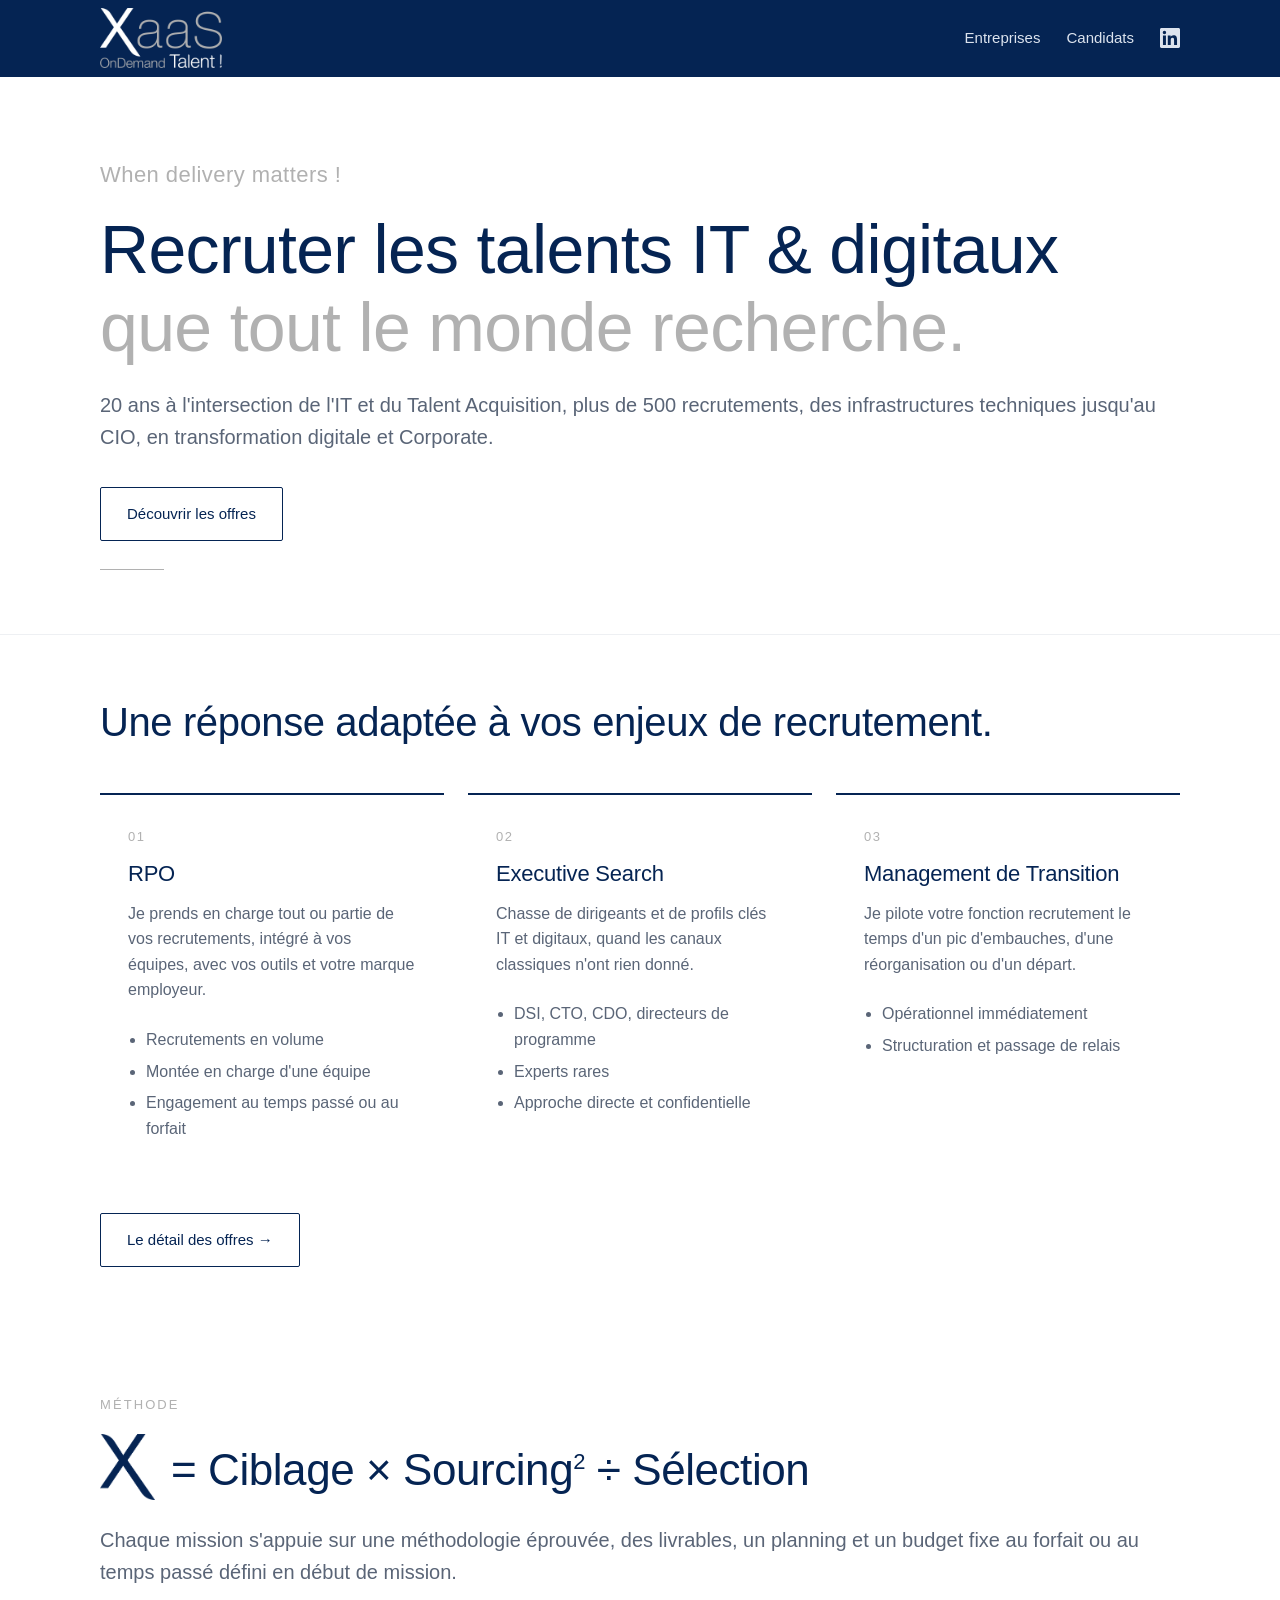
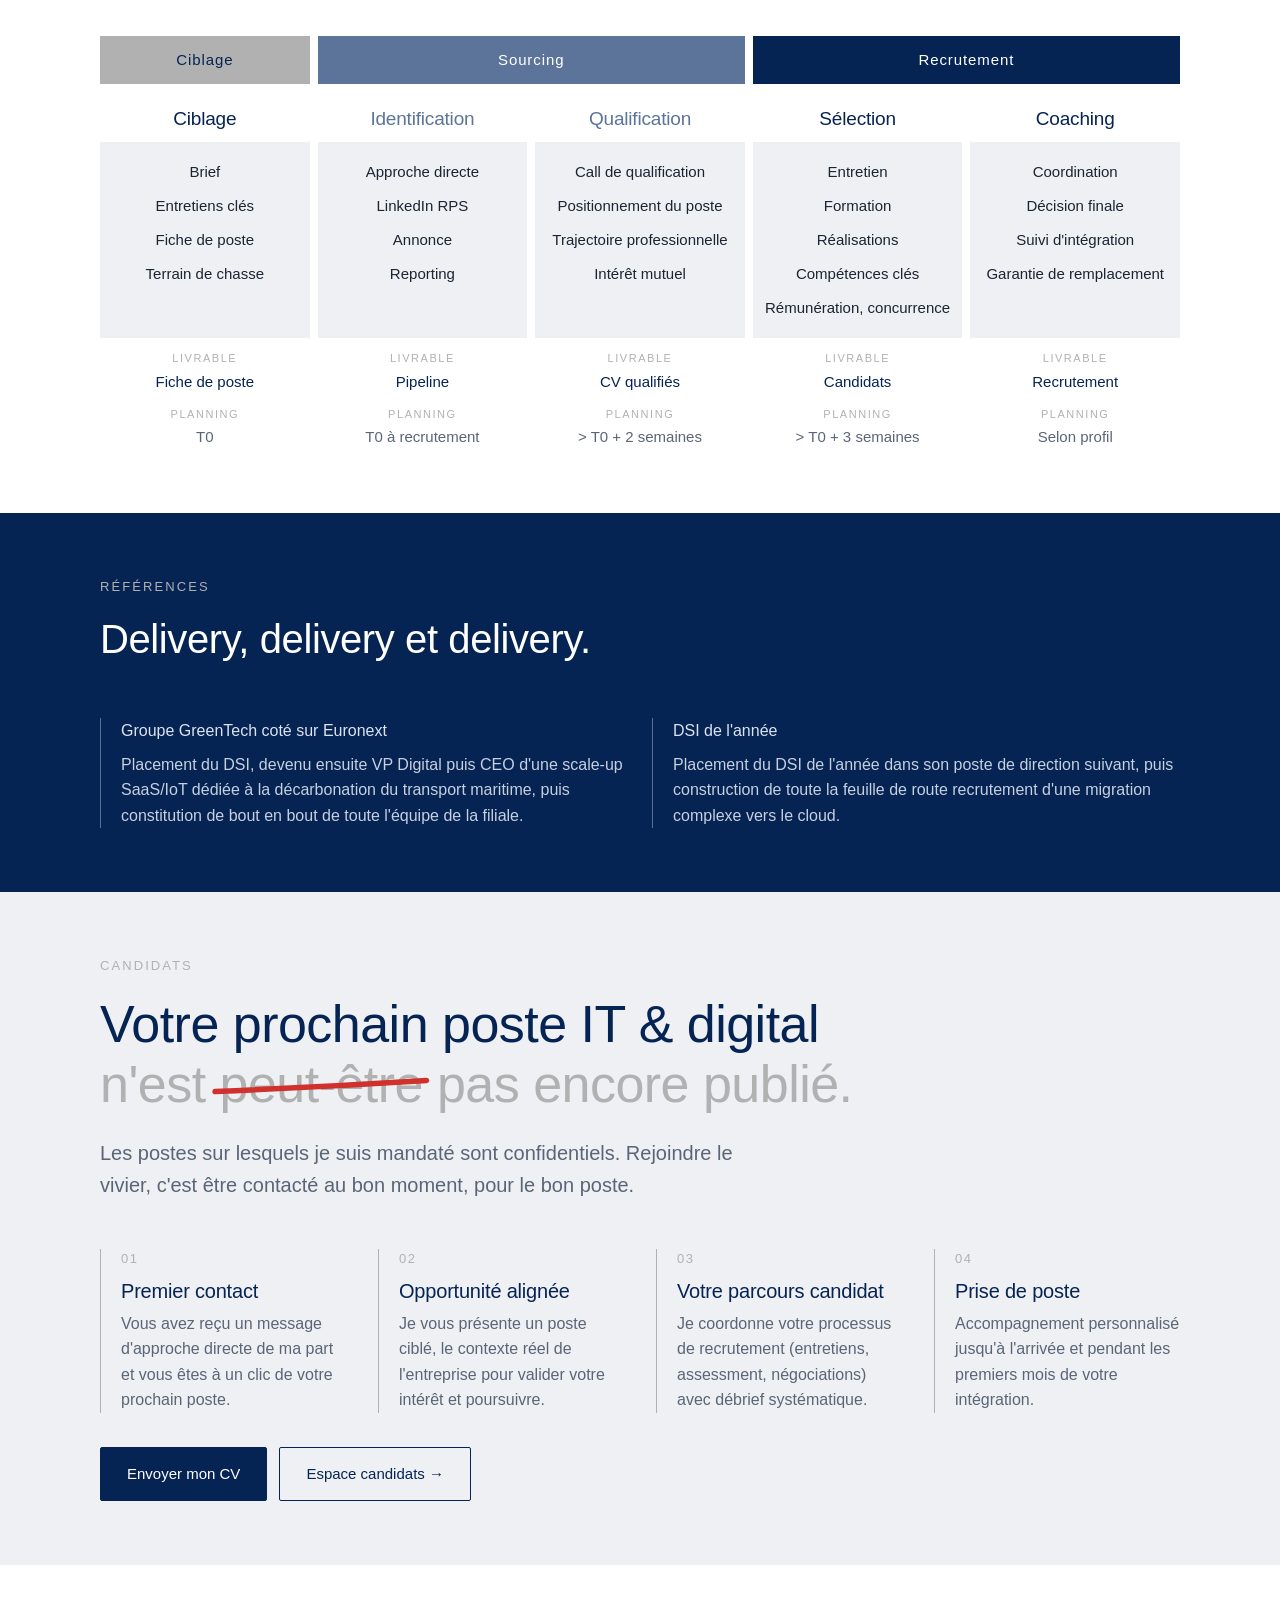
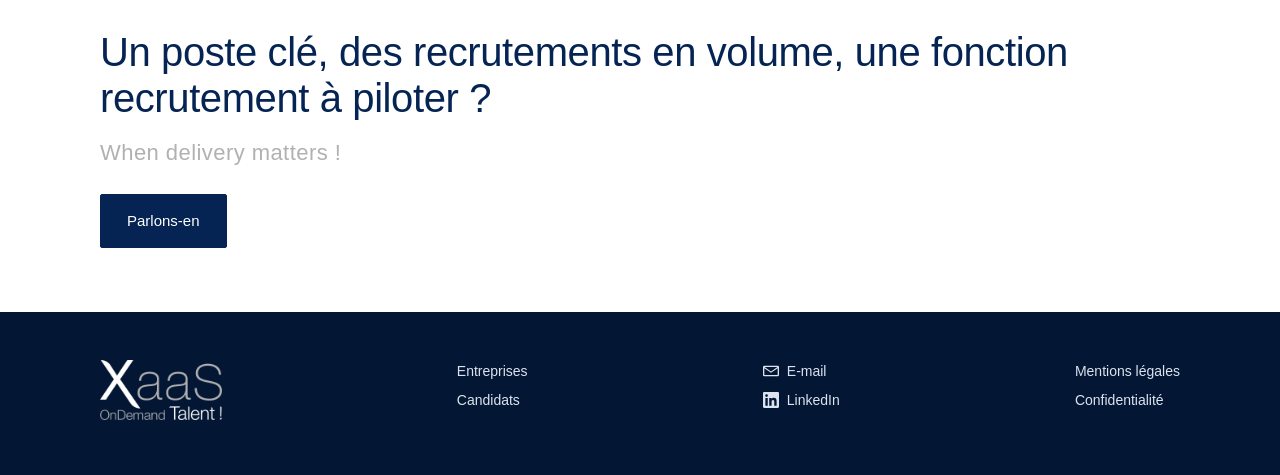
<file: index.html>
<!doctype html>
<html lang="fr">
<head>
<meta charset="utf-8">
<meta name="viewport" content="width=device-width,initial-scale=1">
<title>Recrutement IT &amp; digital, Executive Search, RPO, TA | XaaS</title>
<meta name="description" content="Recruter les talents IT &amp; digitaux que tout le monde recherche : RPO, Executive Search et management de transition. 20 ans d'IT, plus de 500 recrutements.">
<link rel="icon" href="favicon.svg" type="image/svg+xml">
<link rel="icon" href="favicon.ico" sizes="any">
<link rel="apple-touch-icon" href="apple-touch-icon.png">
<link rel="stylesheet" href="css/style.css?v=30">
</head>
<body class="home">

<header class="top">
  <div class="wrap">
    <a class="logo" href="index.html" aria-label="XaaS — accueil"><img class="logo-blanc" src="img/logo-xaas.png" alt="XaaS OnDemand Talent !" width="122" height="60"><img class="logo-couleur" src="img/logo-xaas-couleur.png" alt="" width="122" height="60"></a>
    <nav class="nav" aria-label="Navigation principale">
      <a href="entreprises.html">Entreprises</a>
      <a href="candidats.html">Candidats</a>
      <a class="li" href="https://www.linkedin.com/in/christophedelaplace/" target="_blank" rel="noopener" aria-label="Profil LinkedIn de Christophe Delaplace" title="LinkedIn"><svg viewBox="0 0 24 24" width="20" height="20" aria-hidden="true"><path fill="currentColor" d="M20.45 20.45h-3.56v-5.57c0-1.33-.02-3.04-1.85-3.04-1.85 0-2.14 1.45-2.14 2.94v5.67H9.35V9h3.41v1.56h.05c.48-.9 1.64-1.85 3.37-1.85 3.6 0 4.27 2.37 4.27 5.46v6.28zM5.34 7.43a2.06 2.06 0 1 1 0-4.13 2.06 2.06 0 0 1 0 4.13zM7.12 20.45H3.56V9h3.56v11.45zM22.22 0H1.77C.79 0 0 .77 0 1.73v20.54C0 23.23.79 24 1.77 24h20.45c.98 0 1.78-.77 1.78-1.73V1.73C24 .77 23.2 0 22.22 0z"/></svg></a>
    </nav>
  </div>
</header>

<main>

  <section class="hero">
    <div class="wrap">
      <p class="eyebrow tagline">When delivery matters !</p>
      <h1>Recruter les talents IT &amp; digitaux<br><span>que tout le monde recherche.</span></h1>
      <p class="lead lead-large">20 ans à l'intersection de l'IT et du Talent Acquisition, plus de 500 recrutements, des infrastructures techniques jusqu'au CIO, en transformation digitale et Corporate.</p>
      <div class="actions">
        <a class="btn ghost" href="entreprises.html">Découvrir les offres</a>
      </div>
      <div class="rule"></div>
    </div>
  </section>

  <section class="section">
    <div class="wrap">
      <h2>Une réponse adaptée à vos enjeux de recrutement.</h2>
      <div class="grid3">
        <article class="card">
          <span class="num">01</span>
          <h3>RPO</h3>
          <p>Je prends en charge tout ou partie de vos recrutements, intégré à vos équipes, avec vos outils et votre marque employeur.</p>
          <ul><li>Recrutements en volume</li><li>Montée en charge d'une équipe</li><li>Engagement au temps passé ou au forfait</li></ul>
        </article>
        <article class="card">
          <span class="num">02</span>
          <h3>Executive Search</h3>
          <p>Chasse de dirigeants et de profils clés IT et digitaux, quand les canaux classiques n'ont rien donné.</p>
          <ul><li>DSI, CTO, CDO, directeurs de programme</li><li>Experts rares</li><li>Approche directe et confidentielle</li></ul>
        </article>
        <article class="card">
          <span class="num">03</span>
          <h3>Management de Transition</h3>
          <p>Je pilote votre fonction recrutement le temps d'un pic d'embauches, d'une réorganisation ou d'un départ.</p>
          <ul><li>Opérationnel immédiatement</li><li>Structuration et passage de relais</li></ul>
        </article>
      </div>
      <div class="actions"><a class="btn ghost" href="entreprises.html">Le détail des offres →</a></div>
    </div>
  </section>

  <section class="section" id="methode">
    <div class="wrap">
      <p class="eyebrow">Méthode</p>
      <h2 class="formule"><img class="x-logo" src="img/x-logo.png" alt="X" width="133" height="160"> = Ciblage × Sourcing<sup>2</sup> ÷ Sélection</h2>
      <p class="lead lead-large">Chaque mission s'appuie sur une méthodologie éprouvée, des livrables, un planning et un budget fixe au forfait ou au temps passé défini en début de mission.</p>
      <div class="methode">
        <div class="m-phase ciblage">Ciblage</div>
        <div class="m-phase sourcing">Sourcing</div>
        <div class="m-phase recrutement">Recrutement</div>
        <div class="m-col ciblage">
          <p class="m-tag">Ciblage</p>
          <h3>Ciblage</h3>
          <ul><li>Brief</li><li>Entretiens clés</li><li>Fiche de poste</li><li>Terrain de chasse</li></ul>
          <p class="m-liv"><span>Livrable</span>Fiche de poste</p>
          <p class="m-plan"><span>Planning</span>T0</p>
        </div>
        <div class="m-col sourcing">
          <p class="m-tag">Sourcing</p>
          <h3>Identification</h3>
          <ul><li>Approche directe</li><li>LinkedIn RPS</li><li>Annonce</li><li>Reporting</li></ul>
          <p class="m-liv"><span>Livrable</span>Pipeline</p>
          <p class="m-plan"><span>Planning</span>T0 à recrutement</p>
        </div>
        <div class="m-col sourcing">
          <p class="m-tag">Sourcing</p>
          <h3>Qualification</h3>
          <ul><li>Call de qualification</li><li>Positionnement du poste</li><li>Trajectoire professionnelle</li><li>Intérêt mutuel</li></ul>
          <p class="m-liv"><span>Livrable</span>CV qualifiés</p>
          <p class="m-plan"><span>Planning</span>&gt; T0 + 2 semaines</p>
        </div>
        <div class="m-col recrutement">
          <p class="m-tag">Recrutement</p>
          <h3>Sélection</h3>
          <ul><li>Entretien</li><li>Formation</li><li>Réalisations</li><li>Compétences clés</li><li>Rémunération, concurrence</li></ul>
          <p class="m-liv"><span>Livrable</span>Candidats</p>
          <p class="m-plan"><span>Planning</span>&gt; T0 + 3 semaines</p>
        </div>
        <div class="m-col recrutement">
          <p class="m-tag">Recrutement</p>
          <h3>Coaching</h3>
          <ul><li>Coordination</li><li>Décision finale</li><li>Suivi d'intégration</li><li>Garantie de remplacement</li></ul>
          <p class="m-liv"><span>Livrable</span>Recrutement</p>
          <p class="m-plan"><span>Planning</span>Selon profil</p>
        </div>
      </div>
    </div>
  </section>

  <section class="section dark">
    <div class="wrap">
      <p class="eyebrow">Références</p>
      <h2>Delivery, delivery et delivery.</h2>
      <div class="refs">
        <div class="ref">
          <p><strong>Groupe GreenTech coté sur Euronext</strong></p>
          <p>Placement du DSI, devenu ensuite VP Digital puis CEO d'une scale-up SaaS/IoT dédiée à la décarbonation du transport maritime, puis constitution de bout en bout de toute l'équipe de la filiale.</p>
        </div>
        <div class="ref">
          <p><strong>DSI de l'année</strong></p>
          <p>Placement du DSI de l'année dans son poste de direction suivant, puis construction de toute la feuille de route recrutement d'une migration complexe vers le cloud.</p>
        </div>
      </div>
    </div>
  </section>

  <section class="section alt" id="candidats">
    <div class="wrap">
      <p class="eyebrow">Candidats</p>
      <h2 class="h-cand">Votre prochain poste IT &amp; digital<br><span>n'est <span class="rature">peut-être<svg viewBox="0 0 100 40" preserveAspectRatio="none" aria-hidden="true"><path d="M1 24 Q 50 20.5, 99 15.5"/></svg></span> pas encore publié.</span></h2>
      <p class="lead">Les postes sur lesquels je suis mandaté sont confidentiels. Rejoindre le vivier, c'est être contacté au bon moment, pour le bon poste.</p>
      <div class="steps">
        <div class="step"><h3>Premier contact</h3><p>Vous avez reçu un message d'approche directe de ma part et vous êtes à un clic de votre prochain poste.</p></div>
        <div class="step"><h3>Opportunité alignée</h3><p>Je vous présente un poste ciblé, le contexte réel de l'entreprise pour valider votre intérêt et poursuivre.</p></div>
        <div class="step"><h3>Votre parcours candidat</h3><p>Je coordonne votre processus de recrutement (entretiens, assessment, négociations) avec débrief systématique.</p></div>
        <div class="step"><h3>Prise de poste</h3><p>Accompagnement personnalisé jusqu'à l'arrivée et pendant les premiers mois de votre intégration.</p></div>
      </div>
      <div class="actions"><a class="btn" href="#" data-m="christophe" data-s="Candidature spontanée">Envoyer mon CV</a><a class="btn ghost" href="candidats.html">Espace candidats →</a></div>
    </div>
  </section>


  <section class="section">
    <div class="wrap cta">
      <div>
        <h2>Un poste clé, des recrutements en volume, une fonction recrutement à piloter&nbsp;?</h2>
        <p class="eyebrow tagline">When delivery matters !</p>
      </div>
      <a class="btn" href="#" data-m="christophe" data-s="Prise de contact">Parlons-en</a>
    </div>
  </section>

</main>

<footer class="foot">
  <div class="wrap">
    <div><a class="logo" href="index.html"><img src="img/logo-xaas.png" alt="XaaS OnDemand Talent !" width="122" height="60"></a></div>
    <ul>
      <li><a href="entreprises.html">Entreprises</a></li>
      <li><a href="candidats.html">Candidats</a></li>
    </ul>
    <div class="foot-cta">
      <a class="li-foot" href="#" data-m="christophe" data-s="Prise de contact"><svg viewBox="0 0 24 24" width="16" height="16" aria-hidden="true"><path fill="currentColor" d="M2 4h20a2 2 0 0 1 2 2v12a2 2 0 0 1-2 2H2a2 2 0 0 1-2-2V6a2 2 0 0 1 2-2zm.4 2L12 12.6 21.6 6H2.4zM22 7.9l-9.43 6.5a1 1 0 0 1-1.14 0L2 7.9V18h20V7.9z"/></svg>E-mail</a>
      <a class="li-foot" href="https://www.linkedin.com/in/christophedelaplace/" target="_blank" rel="noopener"><svg viewBox="0 0 24 24" width="16" height="16" aria-hidden="true"><path fill="currentColor" d="M20.45 20.45h-3.56v-5.57c0-1.33-.02-3.04-1.85-3.04-1.85 0-2.14 1.45-2.14 2.94v5.67H9.35V9h3.41v1.56h.05c.48-.9 1.64-1.85 3.37-1.85 3.6 0 4.27 2.37 4.27 5.46v6.28zM5.34 7.43a2.06 2.06 0 1 1 0-4.13 2.06 2.06 0 0 1 0 4.13zM7.12 20.45H3.56V9h3.56v11.45zM22.22 0H1.77C.79 0 0 .77 0 1.73v20.54C0 23.23.79 24 1.77 24h20.45c.98 0 1.78-.77 1.78-1.73V1.73C24 .77 23.2 0 22.22 0z"/></svg>LinkedIn</a>
    </div>
    <ul>
      <li><a href="mentions-legales.html">Mentions légales</a></li>
      <li><a href="mentions-legales.html#confidentialite">Confidentialité</a></li>
    </ul>
  </div>
</footer>

<script>
(function(){var h=document.querySelector('.top');function f(){h.classList.toggle('scrolled',window.scrollY>40)}window.addEventListener('scroll',f,{passive:true});f()})();
</script>
<script src="js/mail.js"></script>
</body>
</html>
</file>
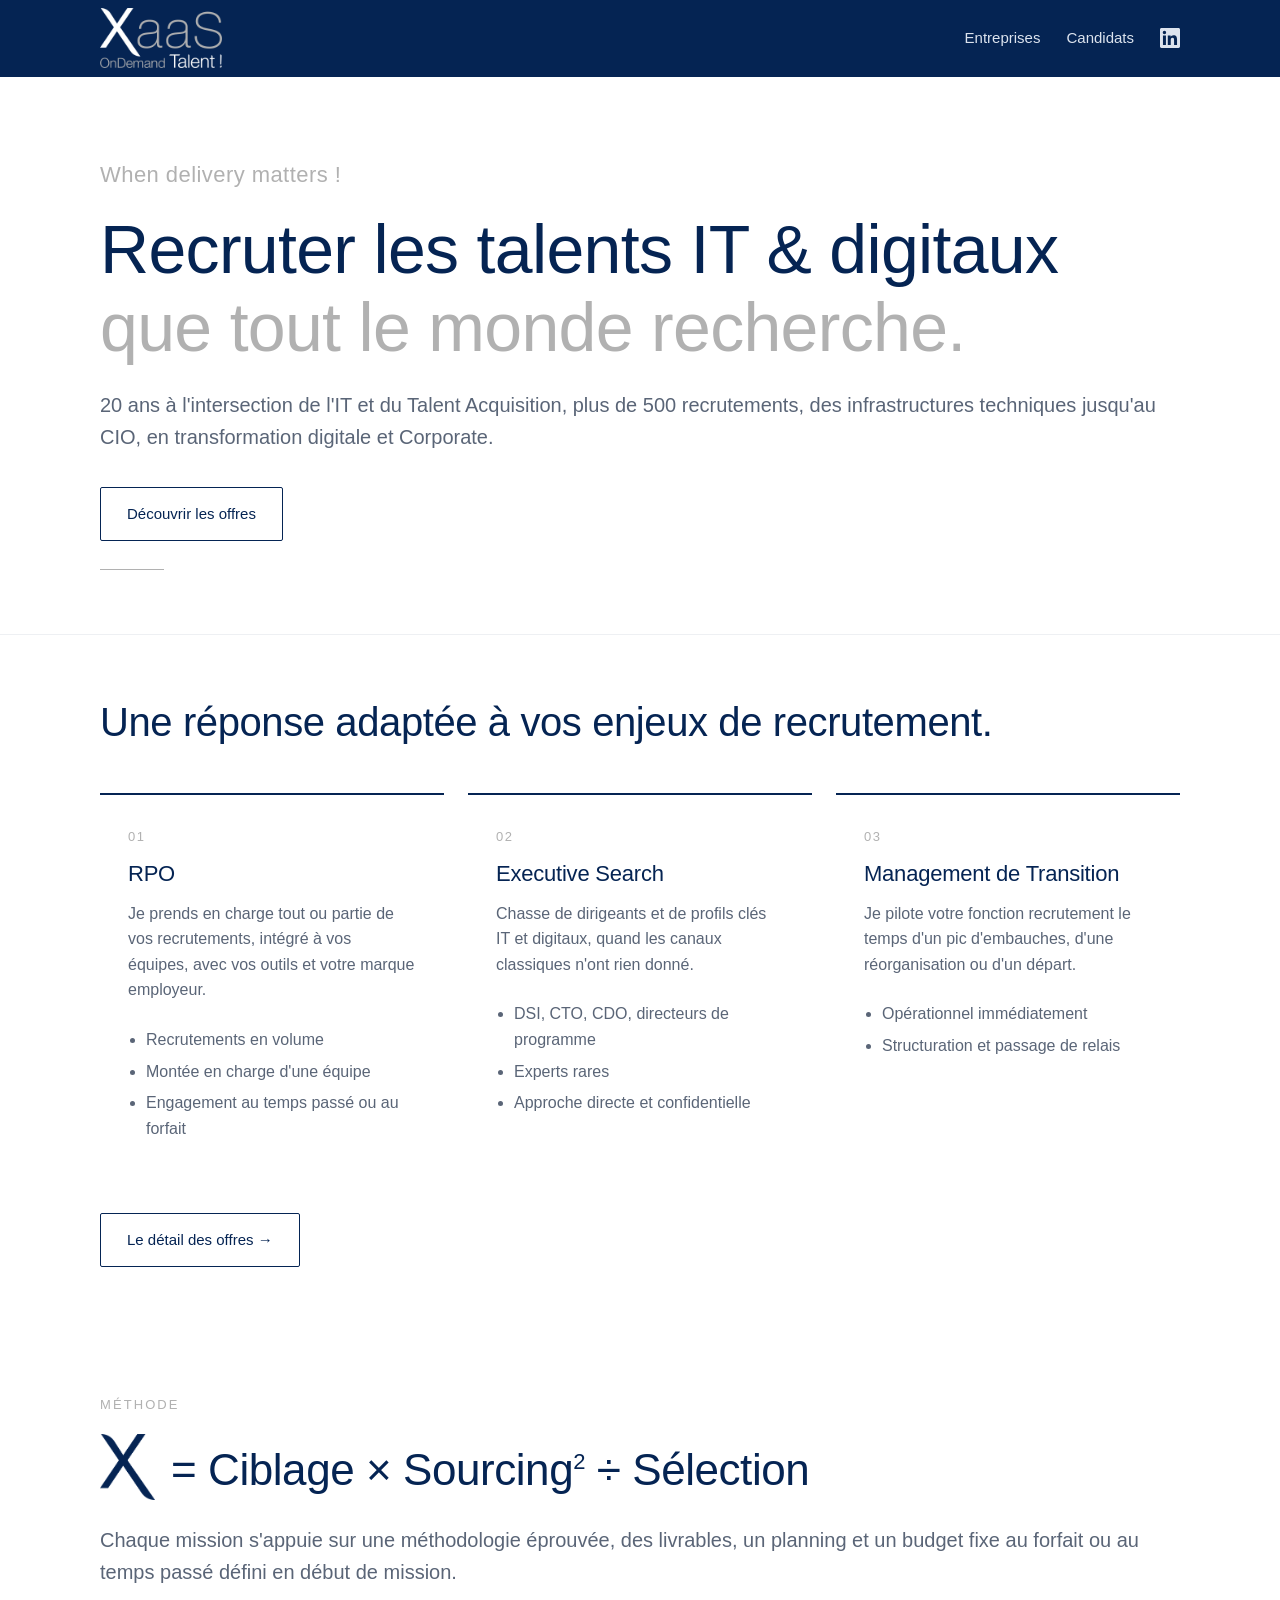
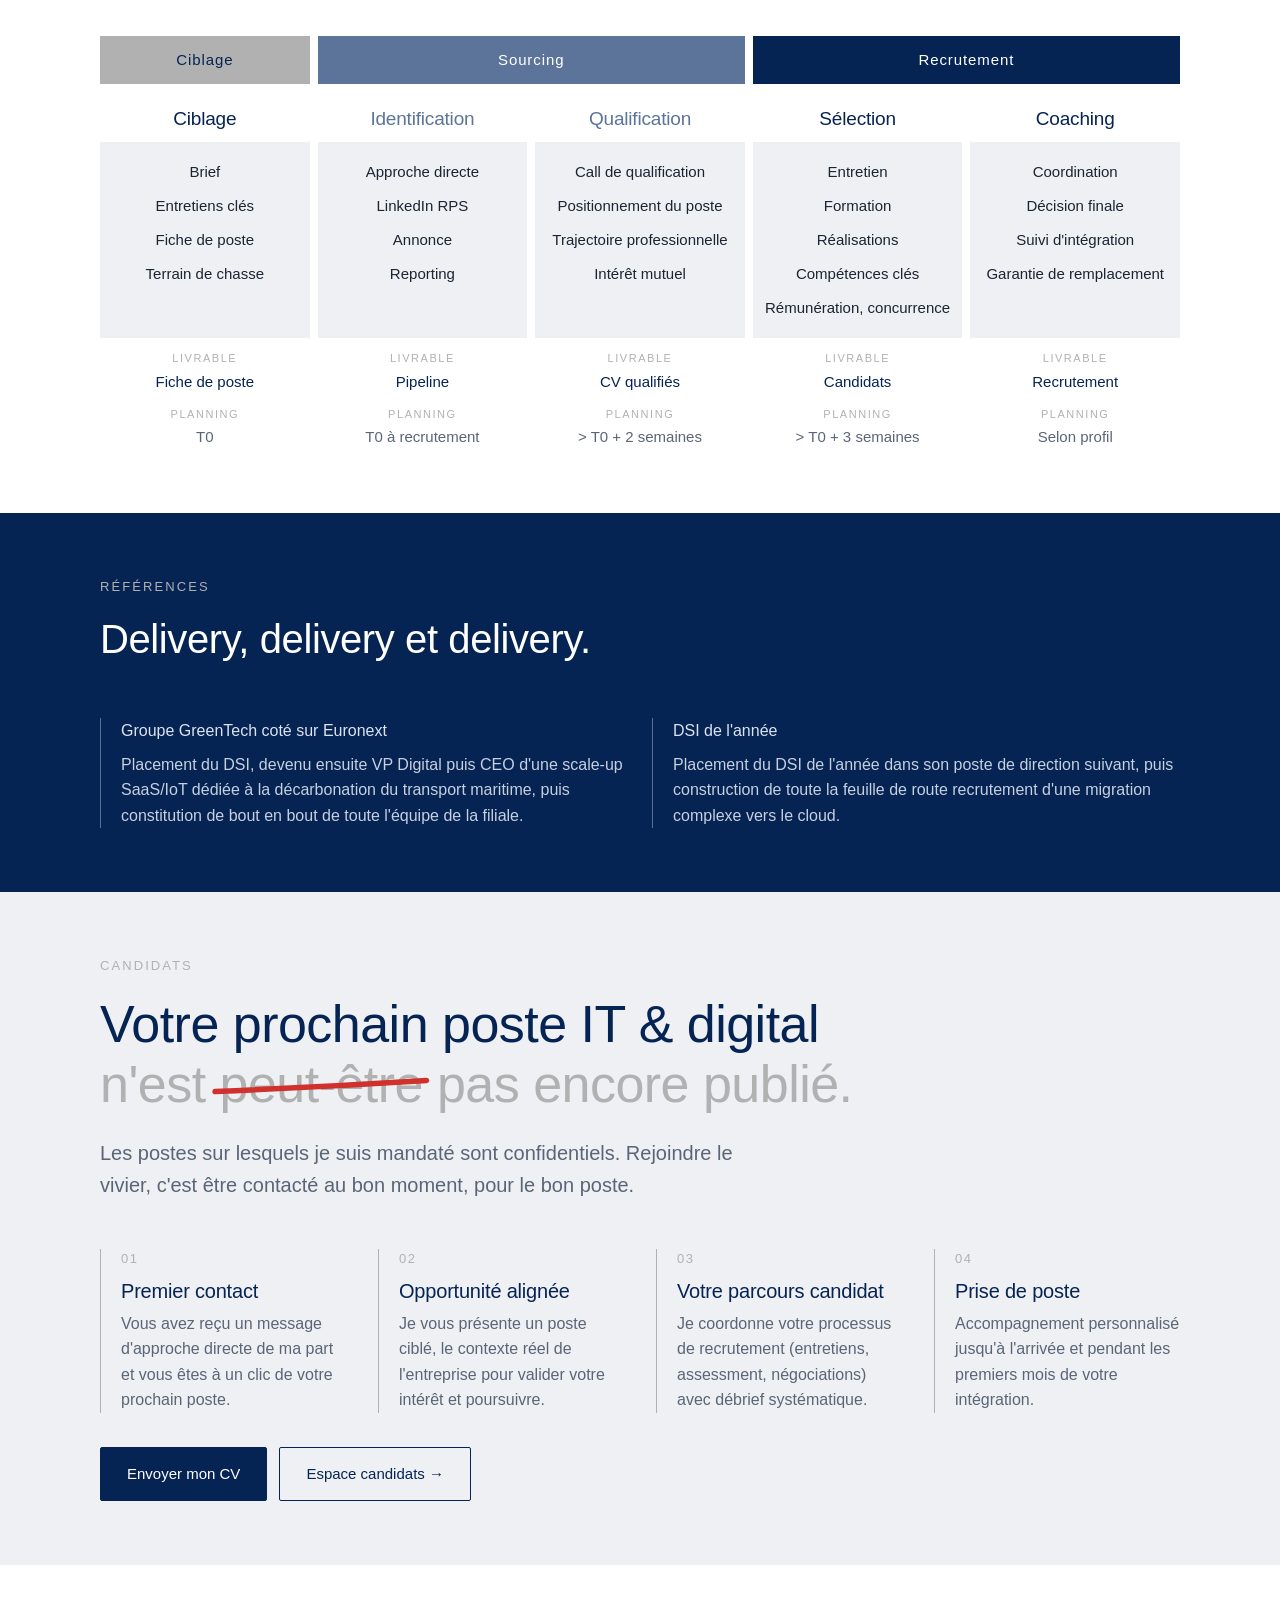
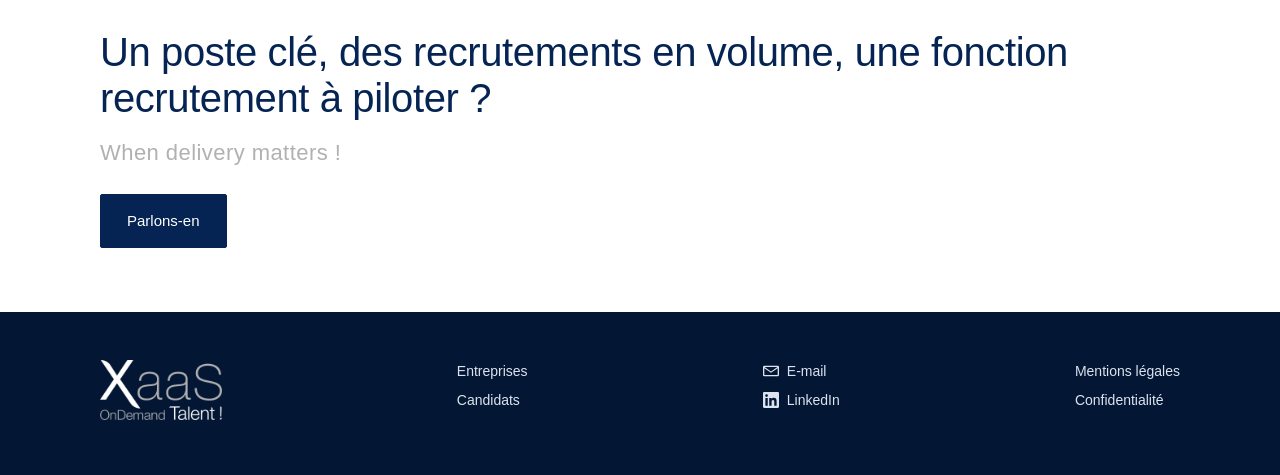
<file: apercu/index.html>
<!DOCTYPE html>
<html lang="fr"><head><meta charset="utf-8"><meta name="robots" content="noindex">
<link rel="canonical" href="https://xaas.fr/">
<meta http-equiv="refresh" content="0; url=/">
<title>XaaS</title></head>
<body><p><a href="/">xaas.fr</a></p></body></html>
</file>
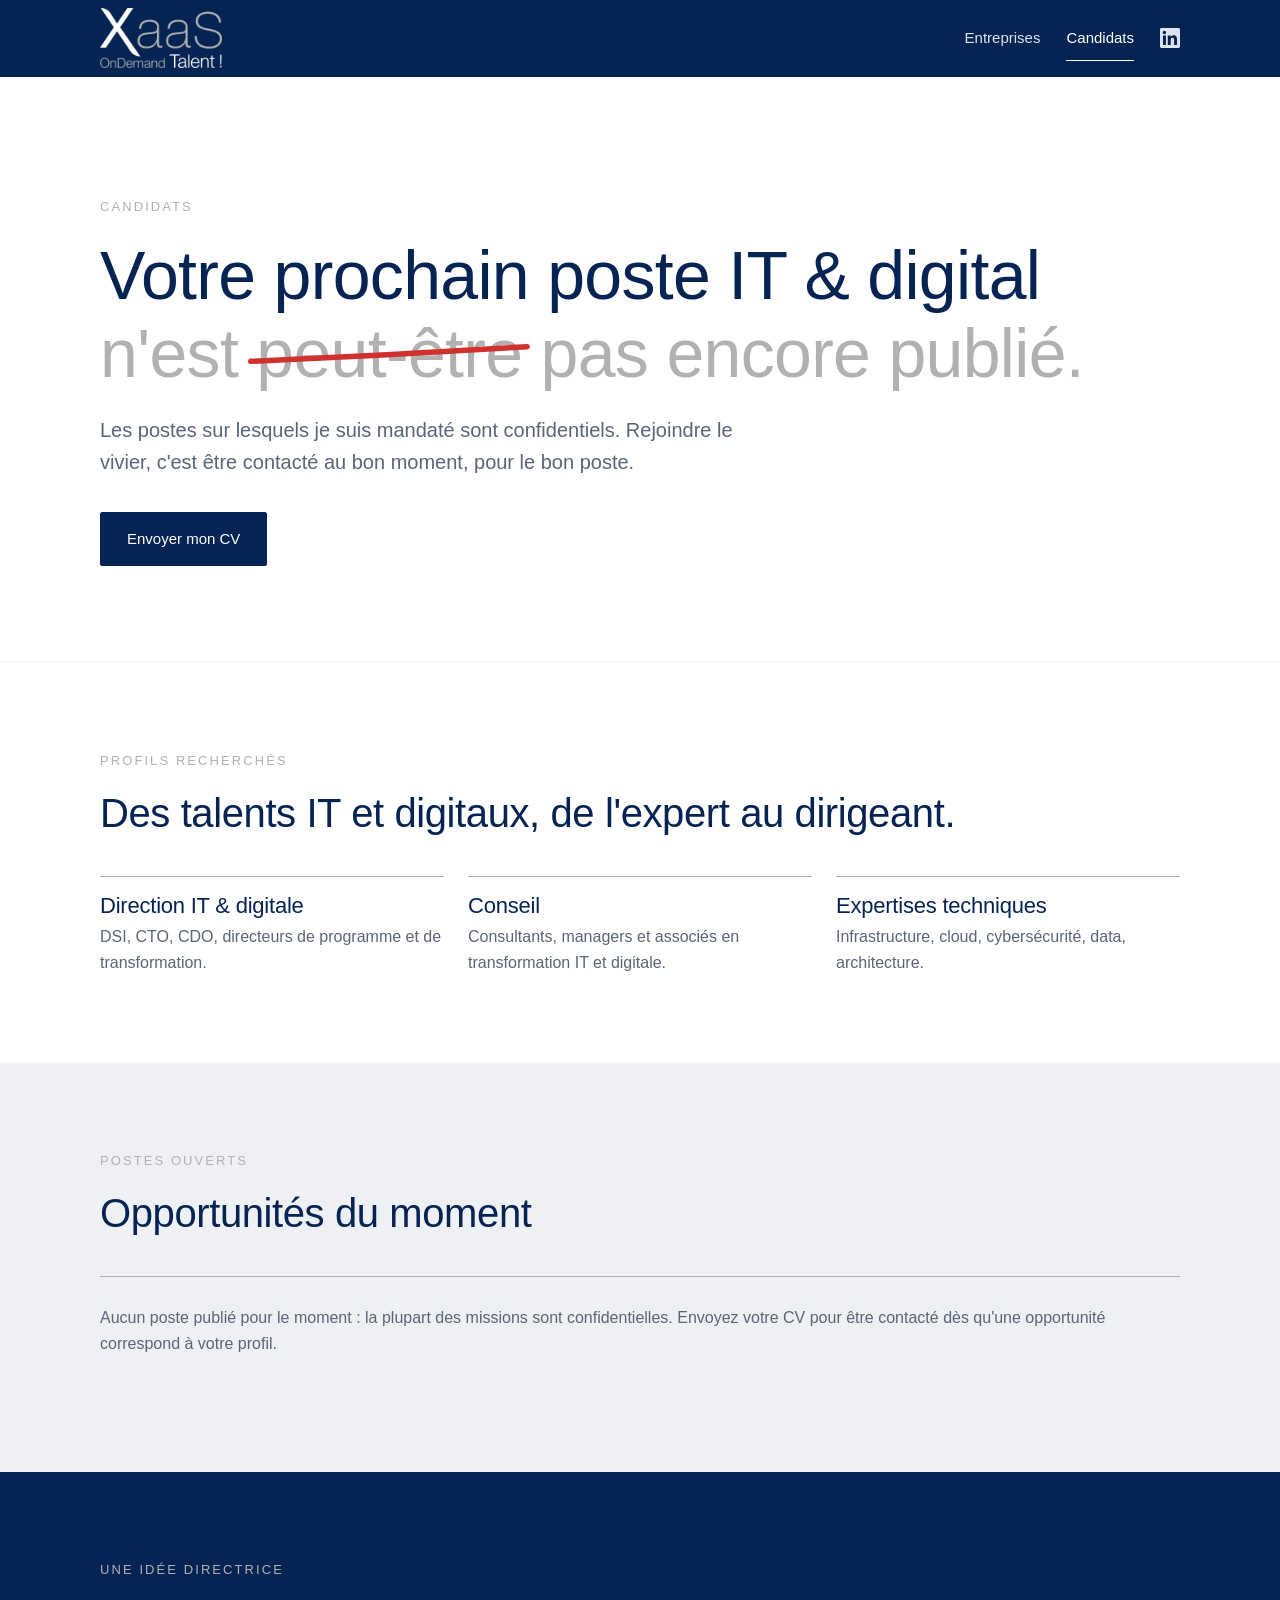
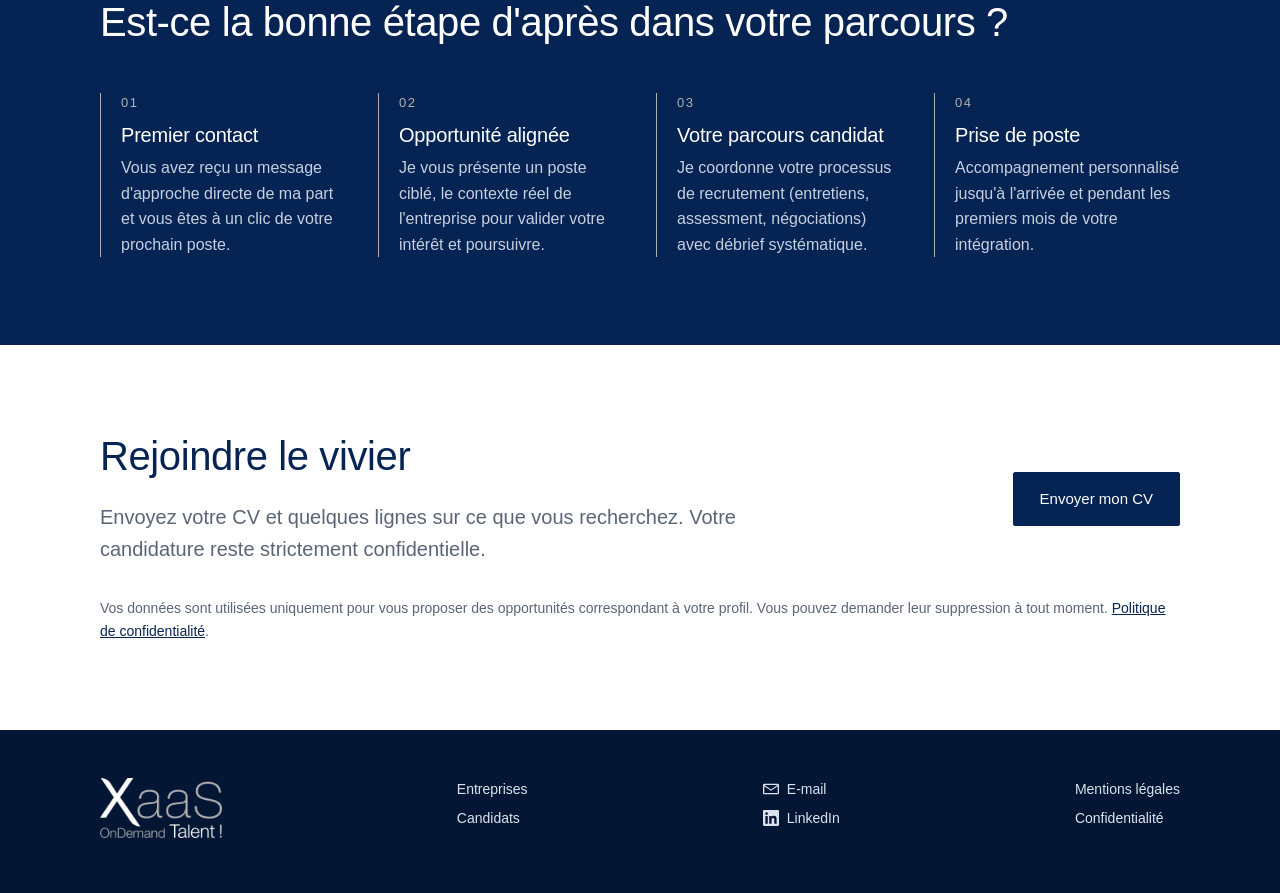
<file: candidats.html>
<!doctype html>
<html lang="fr">
<head>
<meta charset="utf-8">
<meta name="viewport" content="width=device-width,initial-scale=1">
<title>Postes IT digital, approche directe, Sourcing, XaaS</title>
<meta name="description" content="Postes IT et digitaux souvent confidentiels : rejoignez le vivier XaaS. Sourcing, approche directe et accompagnement jusqu'à votre intégration.">
<link rel="icon" href="favicon.svg" type="image/svg+xml">
<link rel="icon" href="favicon.ico" sizes="any">
<link rel="apple-touch-icon" href="apple-touch-icon.png">
<link rel="stylesheet" href="css/style.css?v=30">
</head>
<body>

<header class="top">
  <div class="wrap">
    <a class="logo" href="index.html" aria-label="XaaS — accueil"><img class="logo-blanc" src="img/logo-xaas.png" alt="XaaS OnDemand Talent !" width="122" height="60"><img class="logo-couleur" src="img/logo-xaas-couleur.png" alt="" width="122" height="60"></a>
    <nav class="nav" aria-label="Navigation principale">
      <a href="entreprises.html">Entreprises</a>
      <a href="candidats.html" aria-current="page">Candidats</a>
      <a class="li" href="https://www.linkedin.com/in/christophedelaplace/" target="_blank" rel="noopener" aria-label="Profil LinkedIn de Christophe Delaplace" title="LinkedIn"><svg viewBox="0 0 24 24" width="20" height="20" aria-hidden="true"><path fill="currentColor" d="M20.45 20.45h-3.56v-5.57c0-1.33-.02-3.04-1.85-3.04-1.85 0-2.14 1.45-2.14 2.94v5.67H9.35V9h3.41v1.56h.05c.48-.9 1.64-1.85 3.37-1.85 3.6 0 4.27 2.37 4.27 5.46v6.28zM5.34 7.43a2.06 2.06 0 1 1 0-4.13 2.06 2.06 0 0 1 0 4.13zM7.12 20.45H3.56V9h3.56v11.45zM22.22 0H1.77C.79 0 0 .77 0 1.73v20.54C0 23.23.79 24 1.77 24h20.45c.98 0 1.78-.77 1.78-1.73V1.73C24 .77 23.2 0 22.22 0z"/></svg></a>
    </nav>
  </div>
</header>

<main>

  <section class="hero">
    <div class="wrap">
      <p class="eyebrow">Candidats</p>
      <h1>Votre prochain poste IT &amp; digital<br><span>n'est <span class="rature">peut-être<svg viewBox="0 0 100 40" preserveAspectRatio="none" aria-hidden="true"><path d="M1 24 Q 50 20.5, 99 15.5"/></svg></span> pas encore publié.</span></h1>
      <p class="lead">Les postes sur lesquels je suis mandaté sont confidentiels. Rejoindre le vivier, c'est être contacté au bon moment, pour le bon poste.</p>
      <div class="actions">
        <a class="btn" href="#" data-m="christophe" data-s="Candidature spontanée">Envoyer mon CV</a>
      </div>
    </div>
  </section>

  <section class="section">
    <div class="wrap">
      <p class="eyebrow">Profils recherchés</p>
      <h2>Des talents IT et digitaux, de l'expert au dirigeant.</h2>
      <div class="who">
        <div><h3>Direction IT &amp; digitale</h3><p>DSI, CTO, CDO, directeurs de programme et de transformation.</p></div>
        <div><h3>Conseil</h3><p>Consultants, managers et associés en transformation IT et digitale.</p></div>
        <div><h3>Expertises techniques</h3><p>Infrastructure, cloud, cybersécurité, data, architecture.</p></div>
      </div>
    </div>
  </section>

  <section class="section alt">
    <div class="wrap">
      <p class="eyebrow">Postes ouverts</p>
      <h2>Opportunités du moment</h2>
      <div class="jobs">
        <p class="empty">Aucun poste publié pour le moment : la plupart des missions sont confidentielles. Envoyez votre CV pour être contacté dès qu'une opportunité correspond à votre profil.</p>
      </div>
    </div>
  </section>

  <section class="section dark">
    <div class="wrap">
      <p class="eyebrow">Une idée directrice</p>
      <h2>Est-ce la bonne étape d'après dans votre parcours&nbsp;?</h2>
      <div class="steps">
        <div class="step"><h3>Premier contact</h3><p>Vous avez reçu un message d'approche directe de ma part et vous êtes à un clic de votre prochain poste.</p></div>
        <div class="step"><h3>Opportunité alignée</h3><p>Je vous présente un poste ciblé, le contexte réel de l'entreprise pour valider votre intérêt et poursuivre.</p></div>
        <div class="step"><h3>Votre parcours candidat</h3><p>Je coordonne votre processus de recrutement (entretiens, assessment, négociations) avec débrief systématique.</p></div>
        <div class="step"><h3>Prise de poste</h3><p>Accompagnement personnalisé jusqu'à l'arrivée et pendant les premiers mois de votre intégration.</p></div>
      </div>
    </div>
  </section>

  <section class="section">
    <div class="wrap cta">
      <div>
        <h2>Rejoindre le vivier</h2>
        <p class="lead">Envoyez votre CV et quelques lignes sur ce que vous recherchez. Votre candidature reste strictement confidentielle.</p>
      </div>
      <a class="btn" href="#" data-m="christophe" data-s="Candidature spontanée">Envoyer mon CV</a>
    </div>
    <div class="wrap"><p style="margin-top:32px;font-size:14px;color:var(--muted)">Vos données sont utilisées uniquement pour vous proposer des opportunités correspondant à votre profil. Vous pouvez demander leur suppression à tout moment. <a href="mentions-legales.html#confidentialite">Politique de confidentialité</a>.</p></div>
  </section>

</main>

<footer class="foot">
  <div class="wrap">
    <div><a class="logo" href="index.html"><img src="img/logo-xaas.png" alt="XaaS OnDemand Talent !" width="122" height="60"></a></div>
    <ul>
      <li><a href="entreprises.html">Entreprises</a></li>
      <li><a href="candidats.html">Candidats</a></li>
    </ul>
    <div class="foot-cta">
      <a class="li-foot" href="#" data-m="christophe" data-s="Candidature spontanée"><svg viewBox="0 0 24 24" width="16" height="16" aria-hidden="true"><path fill="currentColor" d="M2 4h20a2 2 0 0 1 2 2v12a2 2 0 0 1-2 2H2a2 2 0 0 1-2-2V6a2 2 0 0 1 2-2zm.4 2L12 12.6 21.6 6H2.4zM22 7.9l-9.43 6.5a1 1 0 0 1-1.14 0L2 7.9V18h20V7.9z"/></svg>E-mail</a>
      <a class="li-foot" href="https://www.linkedin.com/in/christophedelaplace/" target="_blank" rel="noopener"><svg viewBox="0 0 24 24" width="16" height="16" aria-hidden="true"><path fill="currentColor" d="M20.45 20.45h-3.56v-5.57c0-1.33-.02-3.04-1.85-3.04-1.85 0-2.14 1.45-2.14 2.94v5.67H9.35V9h3.41v1.56h.05c.48-.9 1.64-1.85 3.37-1.85 3.6 0 4.27 2.37 4.27 5.46v6.28zM5.34 7.43a2.06 2.06 0 1 1 0-4.13 2.06 2.06 0 0 1 0 4.13zM7.12 20.45H3.56V9h3.56v11.45zM22.22 0H1.77C.79 0 0 .77 0 1.73v20.54C0 23.23.79 24 1.77 24h20.45c.98 0 1.78-.77 1.78-1.73V1.73C24 .77 23.2 0 22.22 0z"/></svg>LinkedIn</a>
    </div>
    <ul>
      <li><a href="mentions-legales.html">Mentions légales</a></li>
      <li><a href="mentions-legales.html#confidentialite">Confidentialité</a></li>
    </ul>
  </div>
</footer>

<script>
(function(){var h=document.querySelector('.top');function f(){h.classList.toggle('scrolled',window.scrollY>40)}window.addEventListener('scroll',f,{passive:true});f()})();
</script>
<script src="js/mail.js"></script>
</body>
</html>
</file>
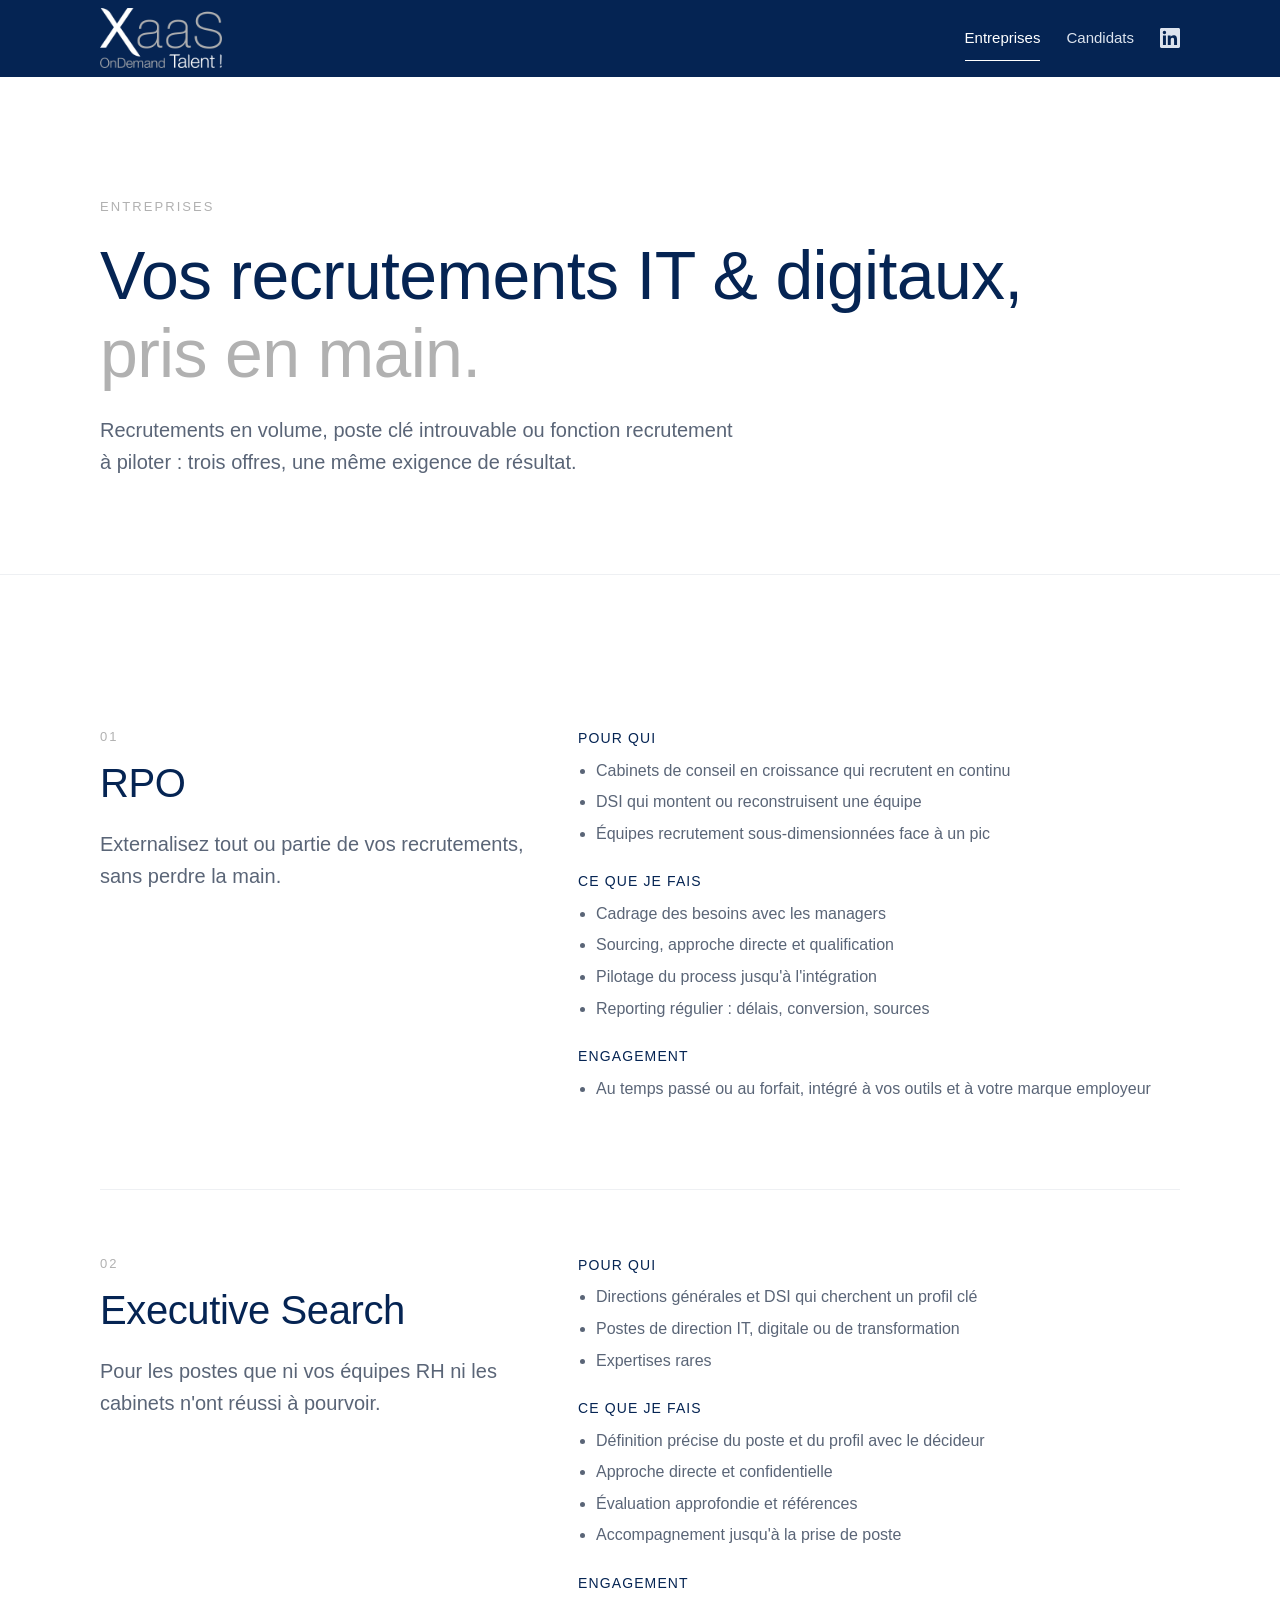
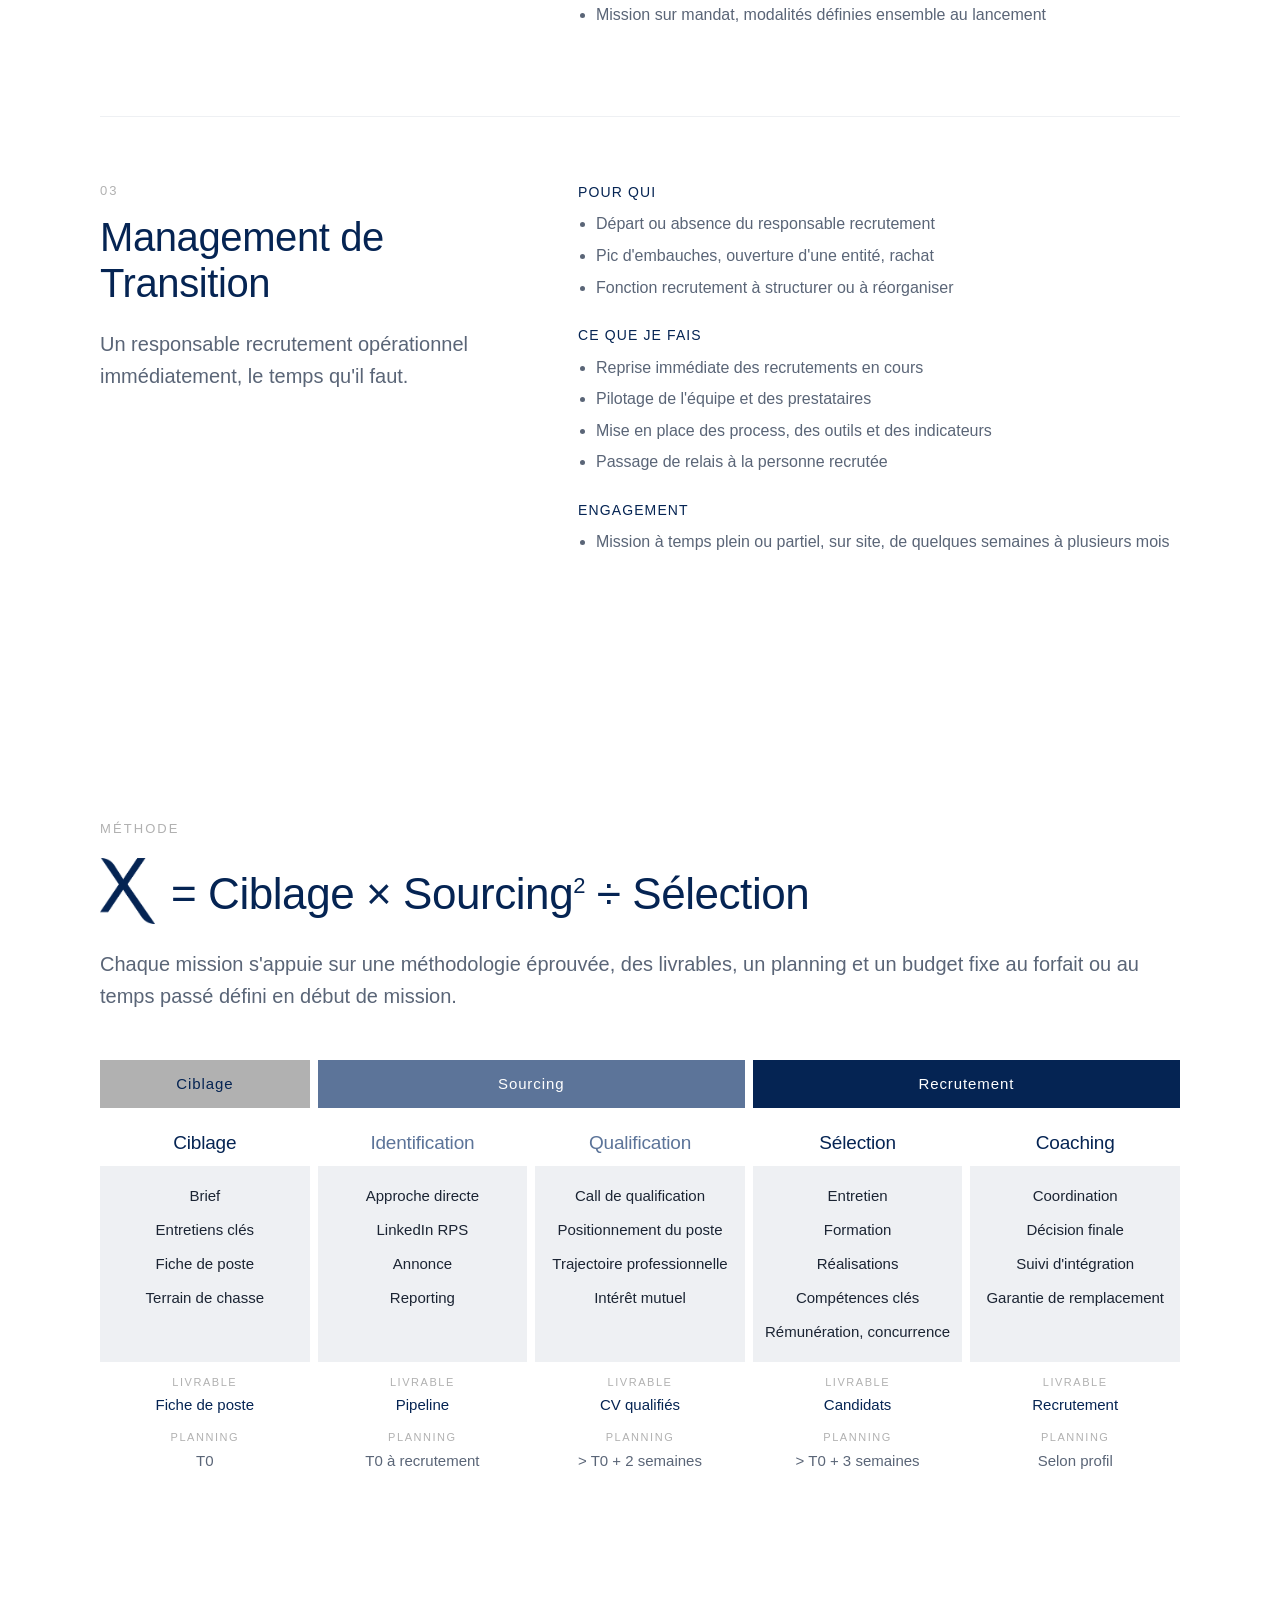
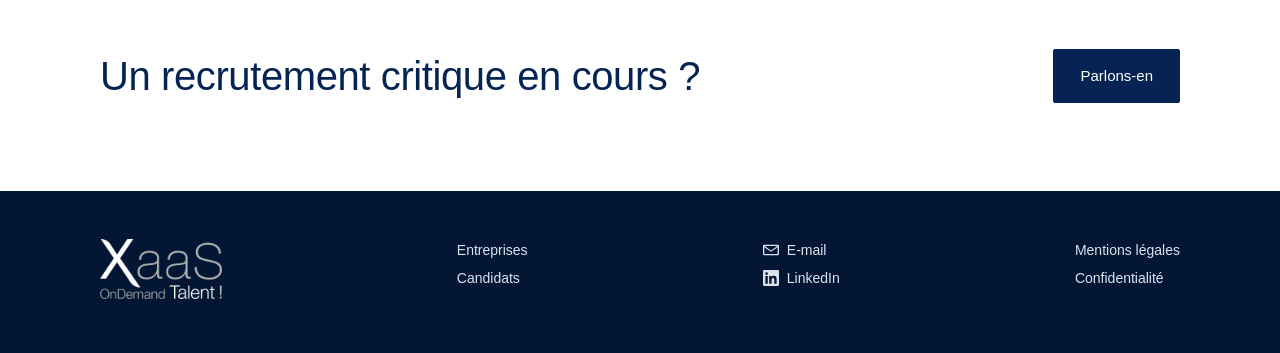
<file: entreprises.html>
<!doctype html>
<html lang="fr">
<head>
<meta charset="utf-8">
<meta name="viewport" content="width=device-width,initial-scale=1">
<title>Executive Search, RPO, Management Transition, Talent Acquisition</title>
<meta name="description" content="Recrutement IT et digital : RPO, Sourcing, Executive Search et management de transition. Approche directe, chasse de dirigeants, budget au forfait.">
<link rel="icon" href="favicon.svg" type="image/svg+xml">
<link rel="icon" href="favicon.ico" sizes="any">
<link rel="apple-touch-icon" href="apple-touch-icon.png">
<link rel="stylesheet" href="css/style.css?v=30">
</head>
<body>

<header class="top">
  <div class="wrap">
    <a class="logo" href="index.html" aria-label="XaaS — accueil"><img class="logo-blanc" src="img/logo-xaas.png" alt="XaaS OnDemand Talent !" width="122" height="60"><img class="logo-couleur" src="img/logo-xaas-couleur.png" alt="" width="122" height="60"></a>
    <nav class="nav" aria-label="Navigation principale">
      <a href="entreprises.html" aria-current="page">Entreprises</a>
      <a href="candidats.html">Candidats</a>
      <a class="li" href="https://www.linkedin.com/in/christophedelaplace/" target="_blank" rel="noopener" aria-label="Profil LinkedIn de Christophe Delaplace" title="LinkedIn"><svg viewBox="0 0 24 24" width="20" height="20" aria-hidden="true"><path fill="currentColor" d="M20.45 20.45h-3.56v-5.57c0-1.33-.02-3.04-1.85-3.04-1.85 0-2.14 1.45-2.14 2.94v5.67H9.35V9h3.41v1.56h.05c.48-.9 1.64-1.85 3.37-1.85 3.6 0 4.27 2.37 4.27 5.46v6.28zM5.34 7.43a2.06 2.06 0 1 1 0-4.13 2.06 2.06 0 0 1 0 4.13zM7.12 20.45H3.56V9h3.56v11.45zM22.22 0H1.77C.79 0 0 .77 0 1.73v20.54C0 23.23.79 24 1.77 24h20.45c.98 0 1.78-.77 1.78-1.73V1.73C24 .77 23.2 0 22.22 0z"/></svg></a>
    </nav>
  </div>
</header>

<main>

  <section class="hero">
    <div class="wrap">
      <p class="eyebrow">Entreprises</p>
      <h1>Vos recrutements IT &amp; digitaux,<br><span>pris en main.</span></h1>
      <p class="lead">Recrutements en volume, poste clé introuvable ou fonction recrutement à piloter : trois offres, une même exigence de résultat.</p>
    </div>
  </section>

  <section class="section">
    <div class="wrap">

      <div class="offer" id="rpo">
        <div>
          <p class="tag">01</p>
          <h2>RPO</h2>
          <p class="lead">Externalisez tout ou partie de vos recrutements, sans perdre la main.</p>
        </div>
        <div>
          <h4>Pour qui</h4>
          <ul><li>Cabinets de conseil en croissance qui recrutent en continu</li><li>DSI qui montent ou reconstruisent une équipe</li><li>Équipes recrutement sous-dimensionnées face à un pic</li></ul>
          <h4>Ce que je fais</h4>
          <ul><li>Cadrage des besoins avec les managers</li><li>Sourcing, approche directe et qualification</li><li>Pilotage du process jusqu'à l'intégration</li><li>Reporting régulier : délais, conversion, sources</li></ul>
          <h4>Engagement</h4>
          <ul><li>Au temps passé ou au forfait, intégré à vos outils et à votre marque employeur</li></ul>
        </div>
      </div>

      <div class="offer" id="executive-search">
        <div>
          <p class="tag">02</p>
          <h2>Executive Search</h2>
          <p class="lead">Pour les postes que ni vos équipes RH ni les cabinets n'ont réussi à pourvoir.</p>
        </div>
        <div>
          <h4>Pour qui</h4>
          <ul><li>Directions générales et DSI qui cherchent un profil clé</li><li>Postes de direction IT, digitale ou de transformation</li><li>Expertises rares</li></ul>
          <h4>Ce que je fais</h4>
          <ul><li>Définition précise du poste et du profil avec le décideur</li><li>Approche directe et confidentielle</li><li>Évaluation approfondie et références</li><li>Accompagnement jusqu'à la prise de poste</li></ul>
          <h4>Engagement</h4>
          <ul><li>Mission sur mandat, modalités définies ensemble au lancement</li></ul>
        </div>
      </div>

      <div class="offer" id="transition">
        <div>
          <p class="tag">03</p>
          <h2>Management de Transition</h2>
          <p class="lead">Un responsable recrutement opérationnel immédiatement, le temps qu'il faut.</p>
        </div>
        <div>
          <h4>Pour qui</h4>
          <ul><li>Départ ou absence du responsable recrutement</li><li>Pic d'embauches, ouverture d'une entité, rachat</li><li>Fonction recrutement à structurer ou à réorganiser</li></ul>
          <h4>Ce que je fais</h4>
          <ul><li>Reprise immédiate des recrutements en cours</li><li>Pilotage de l'équipe et des prestataires</li><li>Mise en place des process, des outils et des indicateurs</li><li>Passage de relais à la personne recrutée</li></ul>
          <h4>Engagement</h4>
          <ul><li>Mission à temps plein ou partiel, sur site, de quelques semaines à plusieurs mois</li></ul>
        </div>
      </div>

    </div>
  </section>

  <section class="section" id="methode">
    <div class="wrap">
      <p class="eyebrow">Méthode</p>
      <h2 class="formule"><img class="x-logo" src="img/x-logo.png" alt="X" width="133" height="160"> = Ciblage × Sourcing<sup>2</sup> ÷ Sélection</h2>
      <p class="lead lead-large">Chaque mission s'appuie sur une méthodologie éprouvée, des livrables, un planning et un budget fixe au forfait ou au temps passé défini en début de mission.</p>
      <div class="methode">
        <div class="m-phase ciblage">Ciblage</div>
        <div class="m-phase sourcing">Sourcing</div>
        <div class="m-phase recrutement">Recrutement</div>
        <div class="m-col ciblage">
          <p class="m-tag">Ciblage</p>
          <h3>Ciblage</h3>
          <ul><li>Brief</li><li>Entretiens clés</li><li>Fiche de poste</li><li>Terrain de chasse</li></ul>
          <p class="m-liv"><span>Livrable</span>Fiche de poste</p>
          <p class="m-plan"><span>Planning</span>T0</p>
        </div>
        <div class="m-col sourcing">
          <p class="m-tag">Sourcing</p>
          <h3>Identification</h3>
          <ul><li>Approche directe</li><li>LinkedIn RPS</li><li>Annonce</li><li>Reporting</li></ul>
          <p class="m-liv"><span>Livrable</span>Pipeline</p>
          <p class="m-plan"><span>Planning</span>T0 à recrutement</p>
        </div>
        <div class="m-col sourcing">
          <p class="m-tag">Sourcing</p>
          <h3>Qualification</h3>
          <ul><li>Call de qualification</li><li>Positionnement du poste</li><li>Trajectoire professionnelle</li><li>Intérêt mutuel</li></ul>
          <p class="m-liv"><span>Livrable</span>CV qualifiés</p>
          <p class="m-plan"><span>Planning</span>&gt; T0 + 2 semaines</p>
        </div>
        <div class="m-col recrutement">
          <p class="m-tag">Recrutement</p>
          <h3>Sélection</h3>
          <ul><li>Entretien</li><li>Formation</li><li>Réalisations</li><li>Compétences clés</li><li>Rémunération, concurrence</li></ul>
          <p class="m-liv"><span>Livrable</span>Candidats</p>
          <p class="m-plan"><span>Planning</span>&gt; T0 + 3 semaines</p>
        </div>
        <div class="m-col recrutement">
          <p class="m-tag">Recrutement</p>
          <h3>Coaching</h3>
          <ul><li>Coordination</li><li>Décision finale</li><li>Suivi d'intégration</li><li>Garantie de remplacement</li></ul>
          <p class="m-liv"><span>Livrable</span>Recrutement</p>
          <p class="m-plan"><span>Planning</span>Selon profil</p>
        </div>
      </div>
    </div>
  </section>

  <section class="section">
    <div class="wrap cta">
      <div>
        <h2>Un recrutement critique en cours ?</h2>
      </div>
      <a class="btn" href="#" data-m="christophe" data-s="Besoin de recrutement">Parlons-en</a>
    </div>
  </section>

</main>

<footer class="foot">
  <div class="wrap">
    <div><a class="logo" href="index.html"><img src="img/logo-xaas.png" alt="XaaS OnDemand Talent !" width="122" height="60"></a></div>
    <ul>
      <li><a href="entreprises.html">Entreprises</a></li>
      <li><a href="candidats.html">Candidats</a></li>
    </ul>
    <div class="foot-cta">
      <a class="li-foot" href="#" data-m="christophe" data-s="Prise de contact"><svg viewBox="0 0 24 24" width="16" height="16" aria-hidden="true"><path fill="currentColor" d="M2 4h20a2 2 0 0 1 2 2v12a2 2 0 0 1-2 2H2a2 2 0 0 1-2-2V6a2 2 0 0 1 2-2zm.4 2L12 12.6 21.6 6H2.4zM22 7.9l-9.43 6.5a1 1 0 0 1-1.14 0L2 7.9V18h20V7.9z"/></svg>E-mail</a>
      <a class="li-foot" href="https://www.linkedin.com/in/christophedelaplace/" target="_blank" rel="noopener"><svg viewBox="0 0 24 24" width="16" height="16" aria-hidden="true"><path fill="currentColor" d="M20.45 20.45h-3.56v-5.57c0-1.33-.02-3.04-1.85-3.04-1.85 0-2.14 1.45-2.14 2.94v5.67H9.35V9h3.41v1.56h.05c.48-.9 1.64-1.85 3.37-1.85 3.6 0 4.27 2.37 4.27 5.46v6.28zM5.34 7.43a2.06 2.06 0 1 1 0-4.13 2.06 2.06 0 0 1 0 4.13zM7.12 20.45H3.56V9h3.56v11.45zM22.22 0H1.77C.79 0 0 .77 0 1.73v20.54C0 23.23.79 24 1.77 24h20.45c.98 0 1.78-.77 1.78-1.73V1.73C24 .77 23.2 0 22.22 0z"/></svg>LinkedIn</a>
    </div>
    <ul>
      <li><a href="mentions-legales.html">Mentions légales</a></li>
      <li><a href="mentions-legales.html#confidentialite">Confidentialité</a></li>
    </ul>
  </div>
</footer>

<script>
(function(){var h=document.querySelector('.top');function f(){h.classList.toggle('scrolled',window.scrollY>40)}window.addEventListener('scroll',f,{passive:true});f()})();
</script>
<script src="js/mail.js"></script>
</body>
</html>
</file>
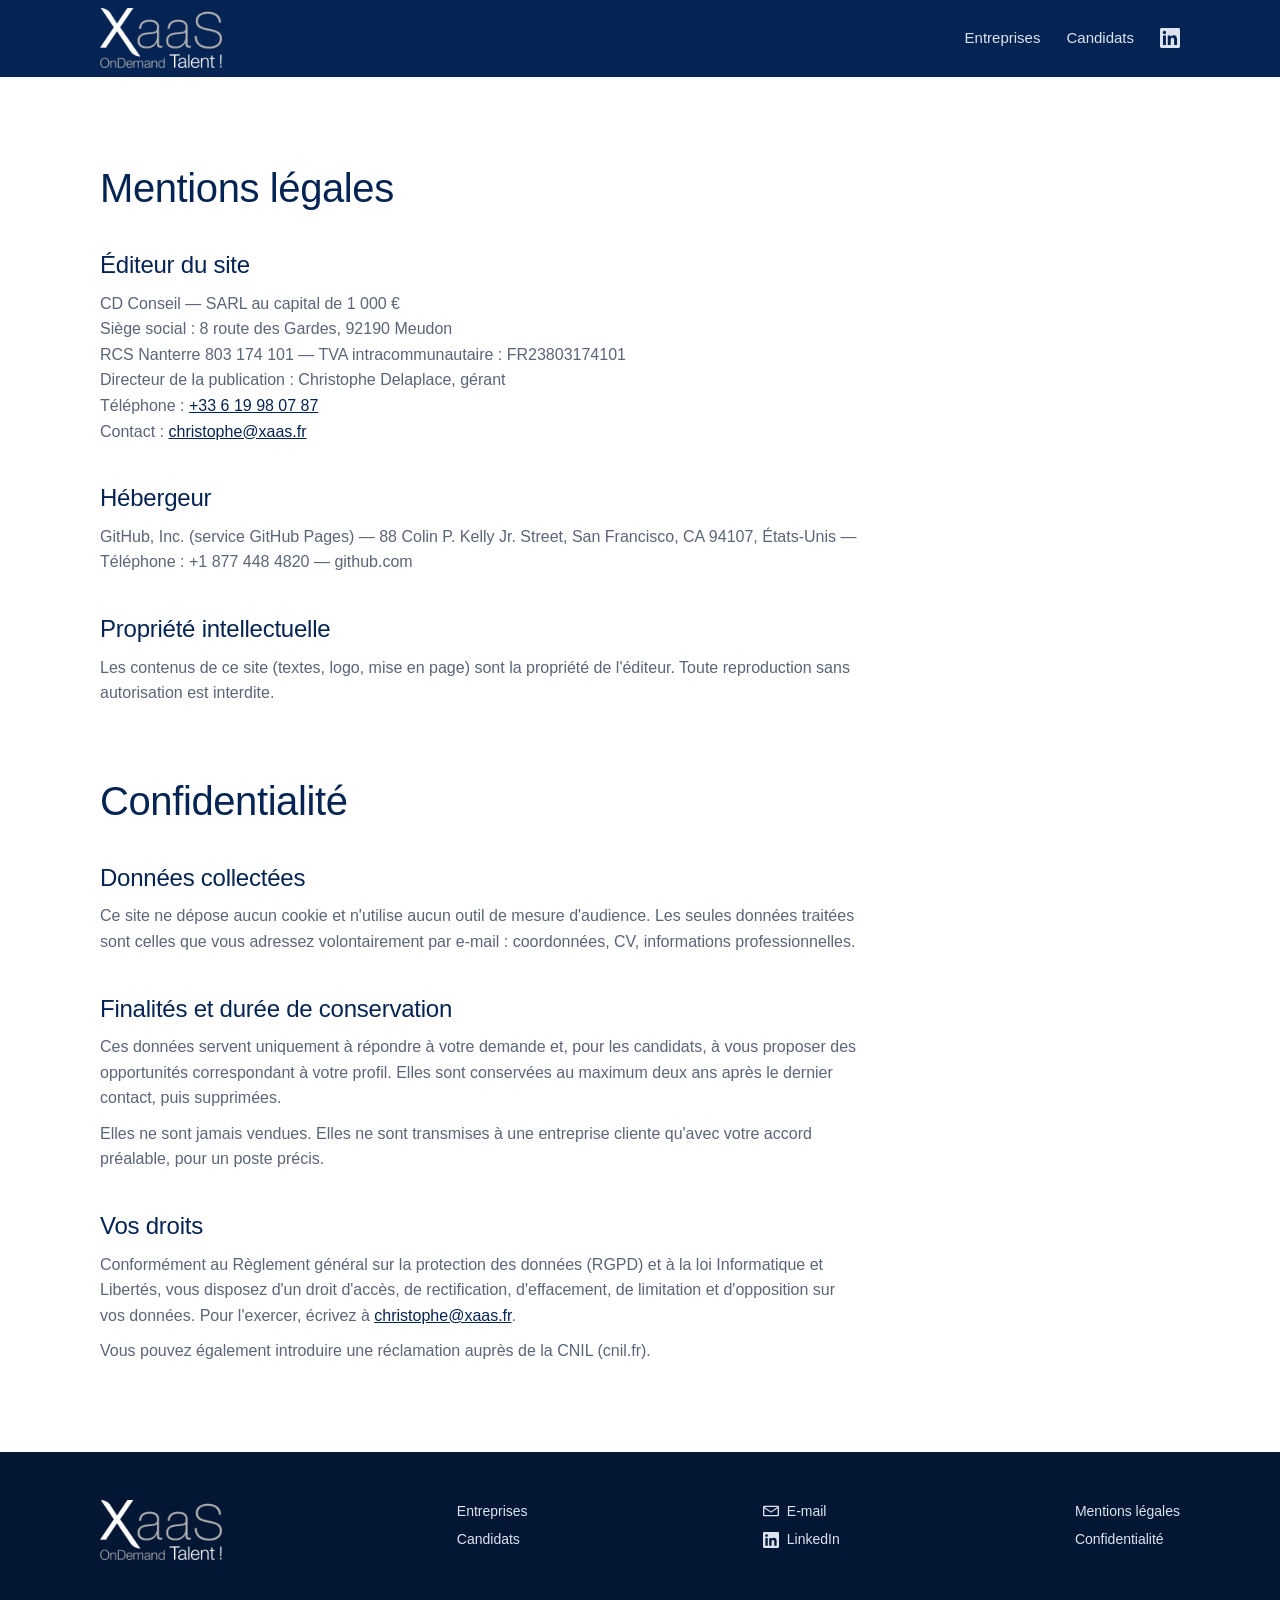
<file: mentions-legales.html>
<!doctype html>
<html lang="fr">
<head>
<meta charset="utf-8">
<meta name="viewport" content="width=device-width,initial-scale=1">
<title>Mentions légales et confidentialité | XaaS</title>
<link rel="icon" href="favicon.svg" type="image/svg+xml">
<link rel="icon" href="favicon.ico" sizes="any">
<link rel="apple-touch-icon" href="apple-touch-icon.png">
<link rel="stylesheet" href="css/style.css?v=30">
</head>
<body>

<header class="top">
  <div class="wrap">
    <a class="logo" href="index.html" aria-label="XaaS — accueil"><img class="logo-blanc" src="img/logo-xaas.png" alt="XaaS OnDemand Talent !" width="122" height="60"><img class="logo-couleur" src="img/logo-xaas-couleur.png" alt="" width="122" height="60"></a>
    <nav class="nav" aria-label="Navigation principale">
      <a href="entreprises.html">Entreprises</a>
      <a href="candidats.html">Candidats</a>
      <a class="li" href="https://www.linkedin.com/in/christophedelaplace/" target="_blank" rel="noopener" aria-label="Profil LinkedIn de Christophe Delaplace" title="LinkedIn"><svg viewBox="0 0 24 24" width="20" height="20" aria-hidden="true"><path fill="currentColor" d="M20.45 20.45h-3.56v-5.57c0-1.33-.02-3.04-1.85-3.04-1.85 0-2.14 1.45-2.14 2.94v5.67H9.35V9h3.41v1.56h.05c.48-.9 1.64-1.85 3.37-1.85 3.6 0 4.27 2.37 4.27 5.46v6.28zM5.34 7.43a2.06 2.06 0 1 1 0-4.13 2.06 2.06 0 0 1 0 4.13zM7.12 20.45H3.56V9h3.56v11.45zM22.22 0H1.77C.79 0 0 .77 0 1.73v20.54C0 23.23.79 24 1.77 24h20.45c.98 0 1.78-.77 1.78-1.73V1.73C24 .77 23.2 0 22.22 0z"/></svg></a>
    </nav>
  </div>
</header>

<main class="section legal">
  <div class="wrap">
    <h1 style="font-size:40px">Mentions légales</h1>

    <h2>Éditeur du site</h2>
    <p>CD Conseil — SARL au capital de 1 000 €<br>
    Siège social : 8 route des Gardes, 92190 Meudon<br>
    RCS Nanterre 803 174 101 — TVA intracommunautaire : FR23803174101<br>
    Directeur de la publication : Christophe Delaplace, gérant<br>
    Téléphone : <a href="tel:+33619980787">+33 6 19 98 07 87</a><br>
    Contact : <a href="#" data-m="christophe" data-show>christophe (at) xaas.fr</a></p>

    <h2>Hébergeur</h2>
    <p>GitHub, Inc. (service GitHub Pages) — 88 Colin P. Kelly Jr. Street, San Francisco, CA 94107, États-Unis — Téléphone : +1 877 448 4820 — github.com</p>

    <h2>Propriété intellectuelle</h2>
    <p>Les contenus de ce site (textes, logo, mise en page) sont la propriété de l'éditeur. Toute reproduction sans autorisation est interdite.</p>

    <h1 id="confidentialite" style="font-size:40px;margin-top:72px">Confidentialité</h1>

    <h2>Données collectées</h2>
    <p>Ce site ne dépose aucun cookie et n'utilise aucun outil de mesure d'audience. Les seules données traitées sont celles que vous adressez volontairement par e-mail : coordonnées, CV, informations professionnelles.</p>

    <h2>Finalités et durée de conservation</h2>
    <p>Ces données servent uniquement à répondre à votre demande et, pour les candidats, à vous proposer des opportunités correspondant à votre profil. Elles sont conservées au maximum deux ans après le dernier contact, puis supprimées.</p>
    <p>Elles ne sont jamais vendues. Elles ne sont transmises à une entreprise cliente qu'avec votre accord préalable, pour un poste précis.</p>

    <h2>Vos droits</h2>
    <p>Conformément au Règlement général sur la protection des données (RGPD) et à la loi Informatique et Libertés, vous disposez d'un droit d'accès, de rectification, d'effacement, de limitation et d'opposition sur vos données. Pour l'exercer, écrivez à <a href="#" data-m="christophe" data-show>christophe (at) xaas.fr</a>.</p>
    <p>Vous pouvez également introduire une réclamation auprès de la CNIL (cnil.fr).</p>
  </div>
</main>

<footer class="foot">
  <div class="wrap">
    <div><a class="logo" href="index.html"><img src="img/logo-xaas.png" alt="XaaS OnDemand Talent !" width="122" height="60"></a></div>
    <ul>
      <li><a href="entreprises.html">Entreprises</a></li>
      <li><a href="candidats.html">Candidats</a></li>
    </ul>
    <div class="foot-cta">
      <a class="li-foot" href="#" data-m="christophe" data-s="Prise de contact"><svg viewBox="0 0 24 24" width="16" height="16" aria-hidden="true"><path fill="currentColor" d="M2 4h20a2 2 0 0 1 2 2v12a2 2 0 0 1-2 2H2a2 2 0 0 1-2-2V6a2 2 0 0 1 2-2zm.4 2L12 12.6 21.6 6H2.4zM22 7.9l-9.43 6.5a1 1 0 0 1-1.14 0L2 7.9V18h20V7.9z"/></svg>E-mail</a>
      <a class="li-foot" href="https://www.linkedin.com/in/christophedelaplace/" target="_blank" rel="noopener"><svg viewBox="0 0 24 24" width="16" height="16" aria-hidden="true"><path fill="currentColor" d="M20.45 20.45h-3.56v-5.57c0-1.33-.02-3.04-1.85-3.04-1.85 0-2.14 1.45-2.14 2.94v5.67H9.35V9h3.41v1.56h.05c.48-.9 1.64-1.85 3.37-1.85 3.6 0 4.27 2.37 4.27 5.46v6.28zM5.34 7.43a2.06 2.06 0 1 1 0-4.13 2.06 2.06 0 0 1 0 4.13zM7.12 20.45H3.56V9h3.56v11.45zM22.22 0H1.77C.79 0 0 .77 0 1.73v20.54C0 23.23.79 24 1.77 24h20.45c.98 0 1.78-.77 1.78-1.73V1.73C24 .77 23.2 0 22.22 0z"/></svg>LinkedIn</a>
    </div>
    <ul>
      <li><a href="mentions-legales.html">Mentions légales</a></li>
      <li><a href="mentions-legales.html#confidentialite">Confidentialité</a></li>
    </ul>
  </div>
</footer>

<script>
(function(){var h=document.querySelector('.top');function f(){h.classList.toggle('scrolled',window.scrollY>40)}window.addEventListener('scroll',f,{passive:true});f()})();
</script>
<script src="js/mail.js"></script>
</body>
</html>
</file>
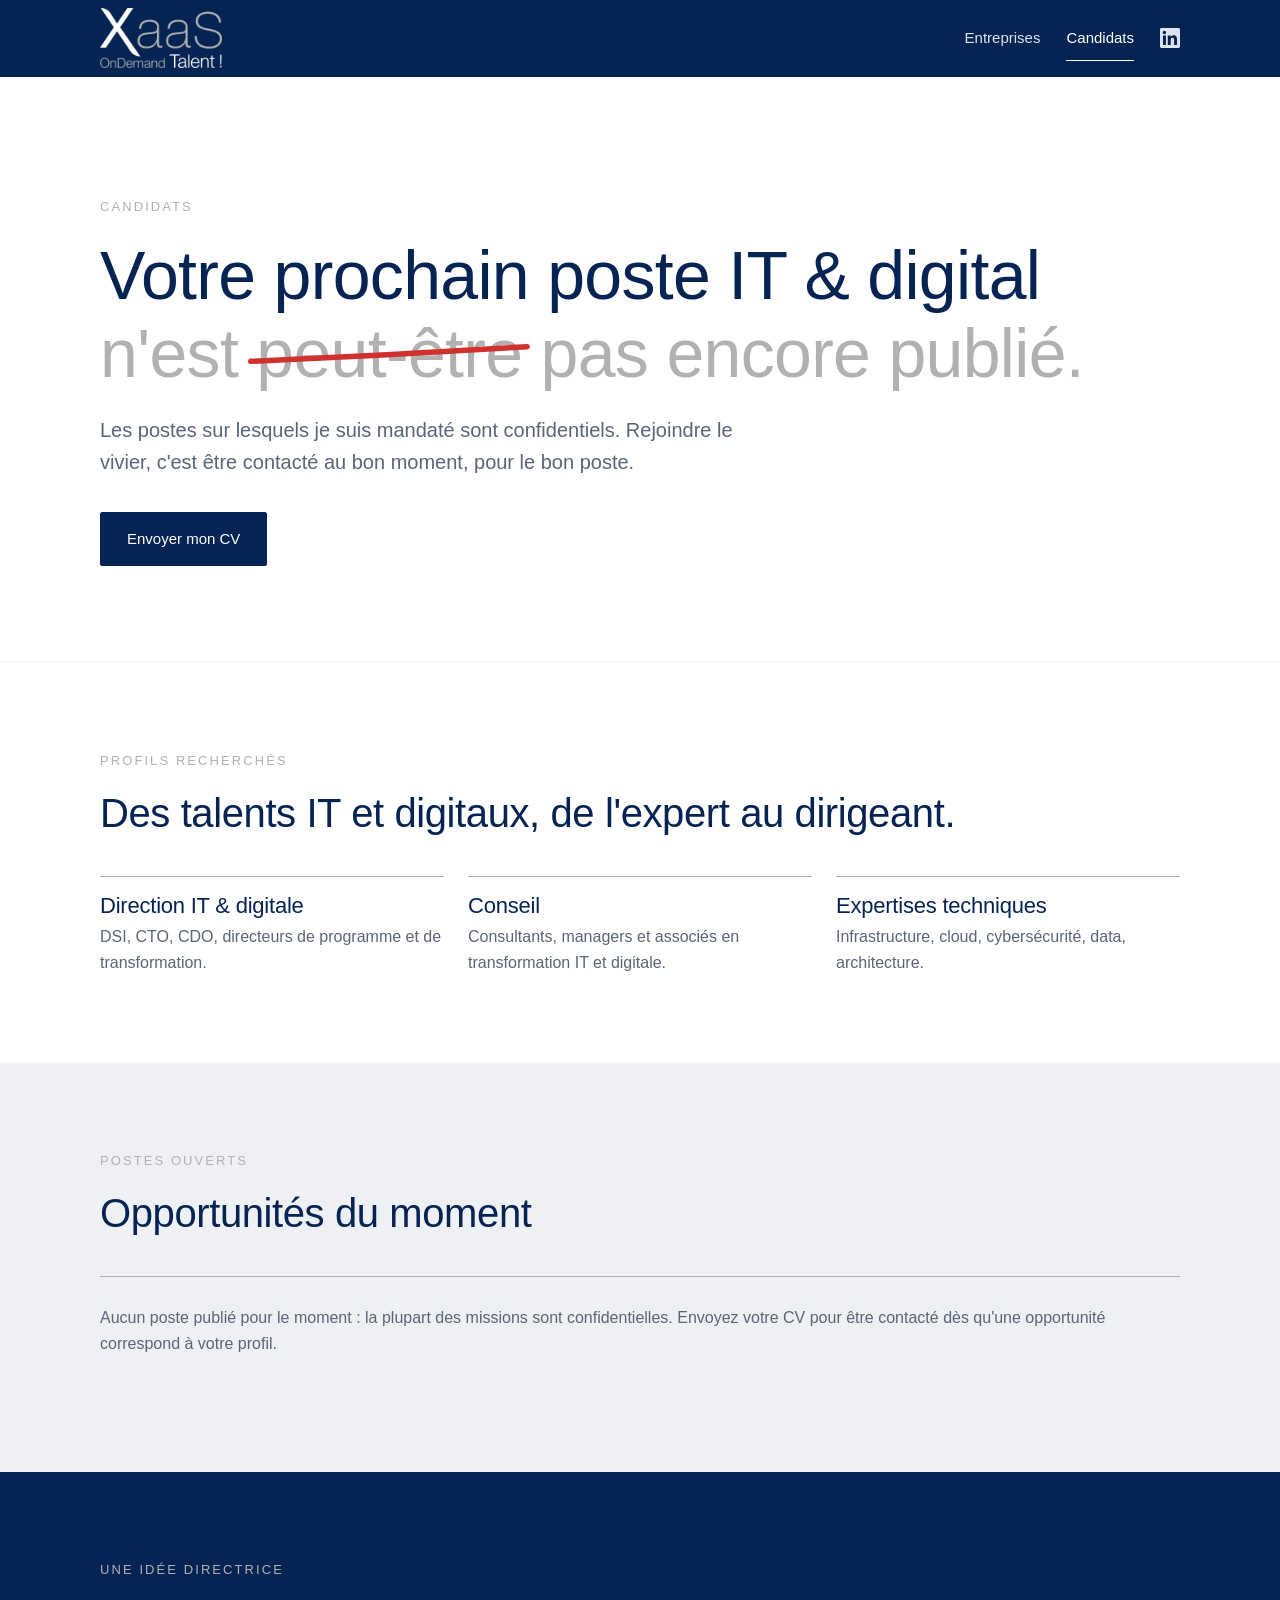
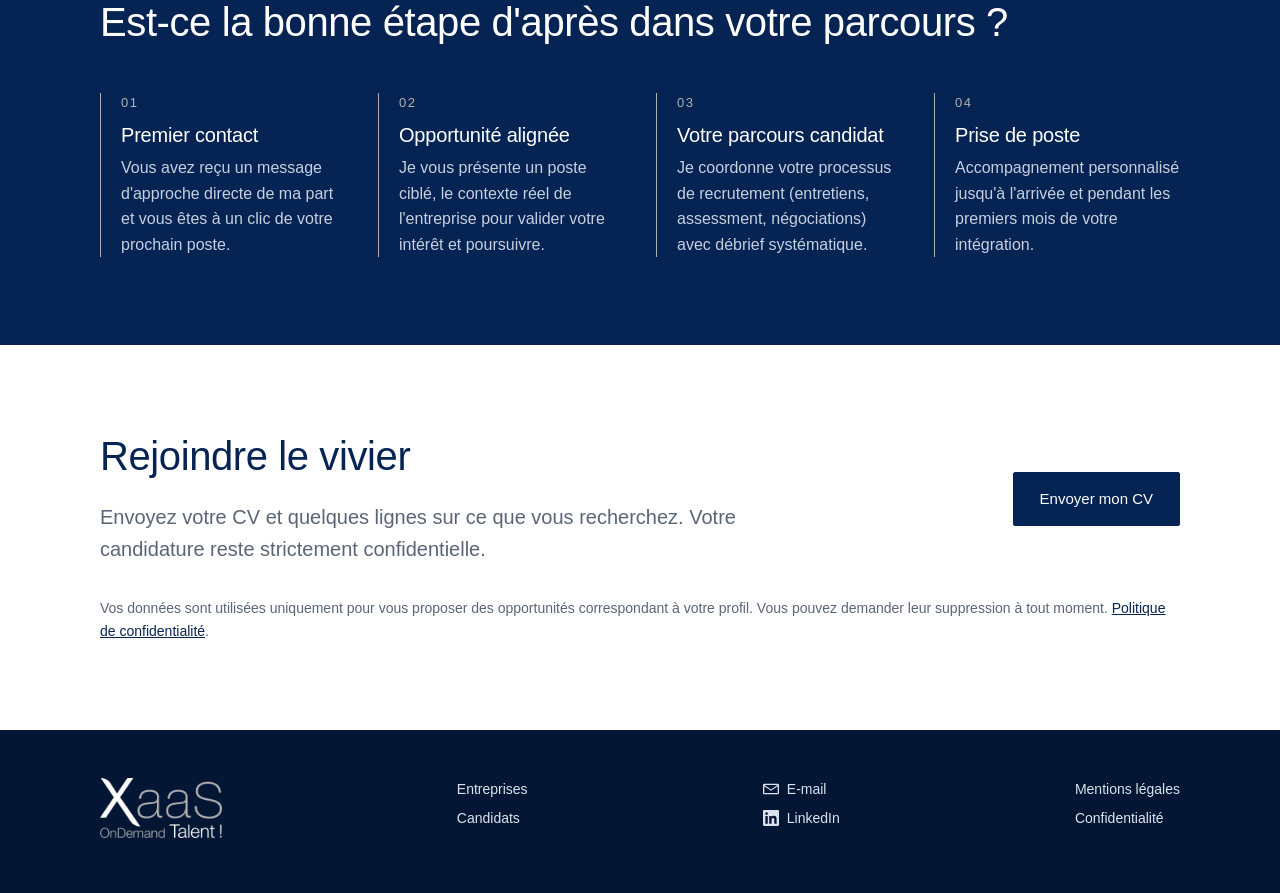
<file: apercu/candidats.html>
<!DOCTYPE html>
<html lang="fr"><head><meta charset="utf-8"><meta name="robots" content="noindex">
<link rel="canonical" href="https://xaas.fr/candidats.html">
<meta http-equiv="refresh" content="0; url=/candidats.html">
<title>XaaS</title></head>
<body><p><a href="/candidats.html">xaas.fr</a></p></body></html>
</file>
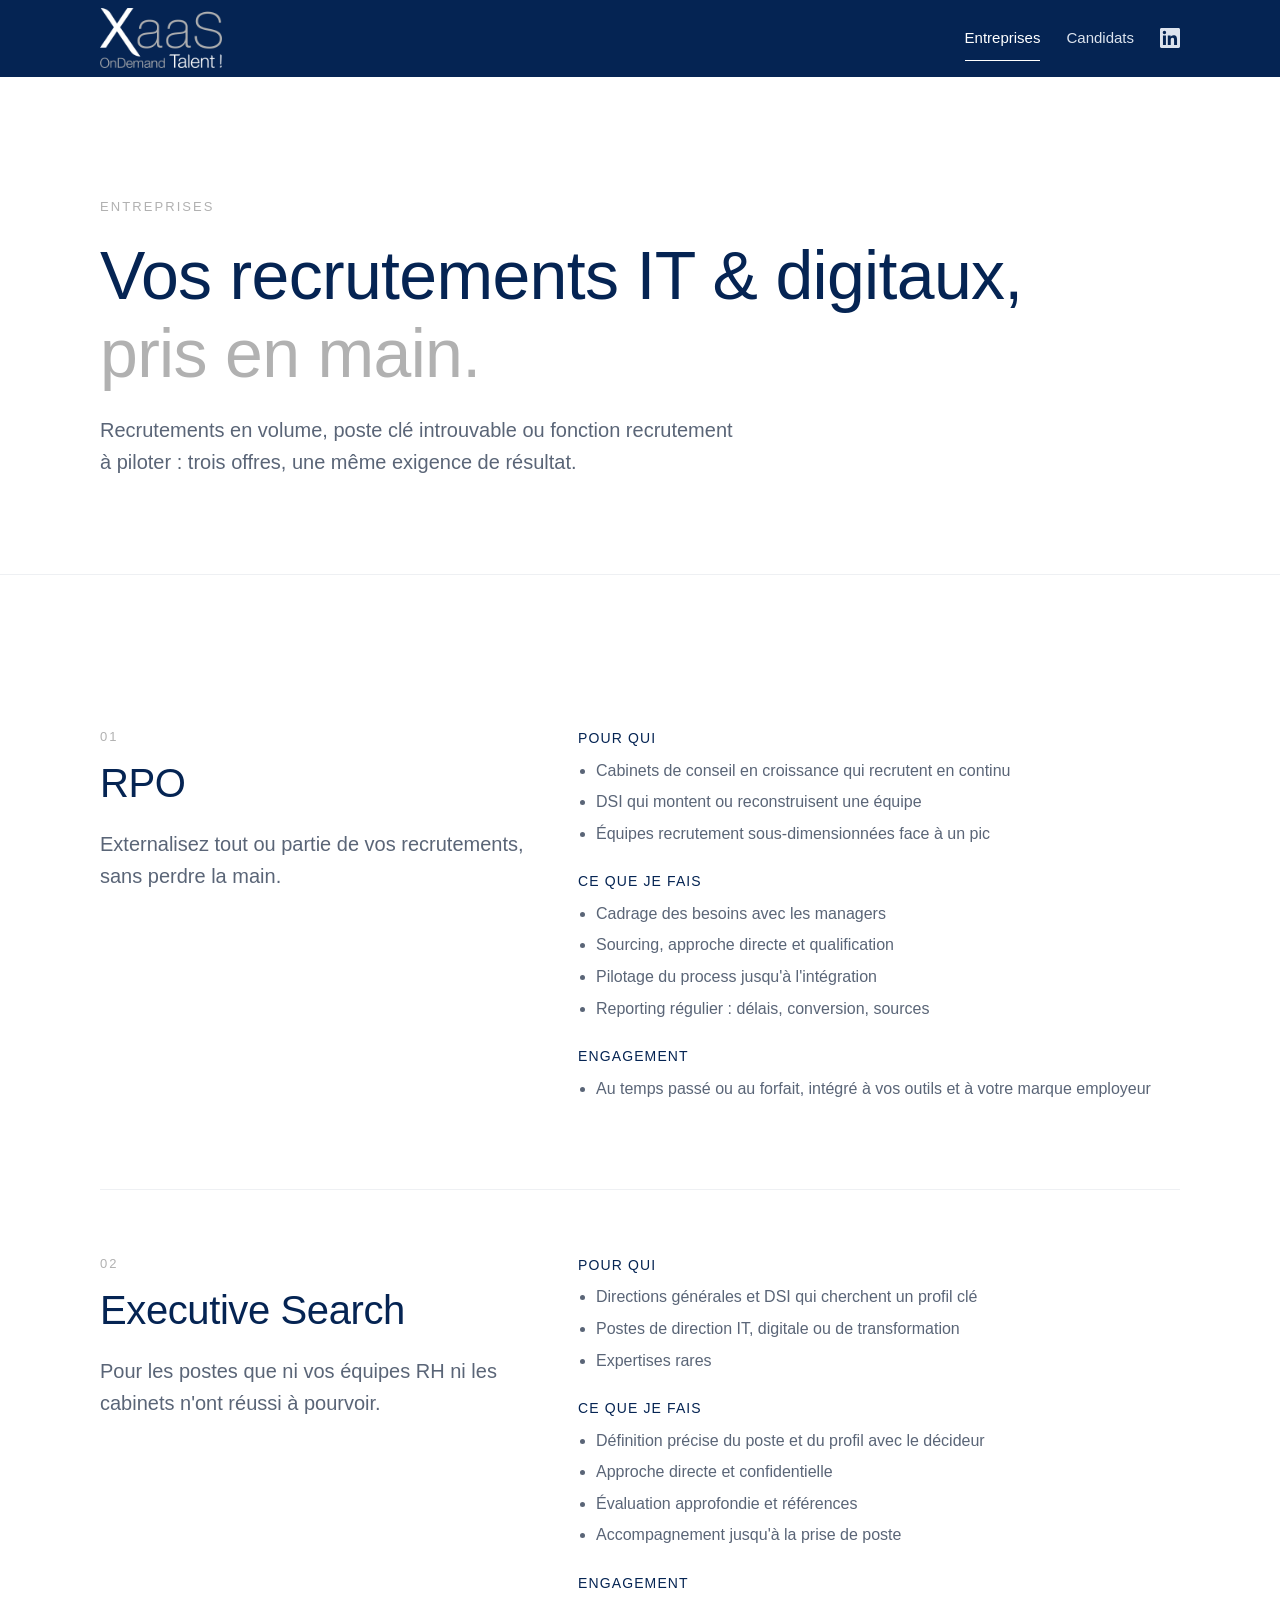
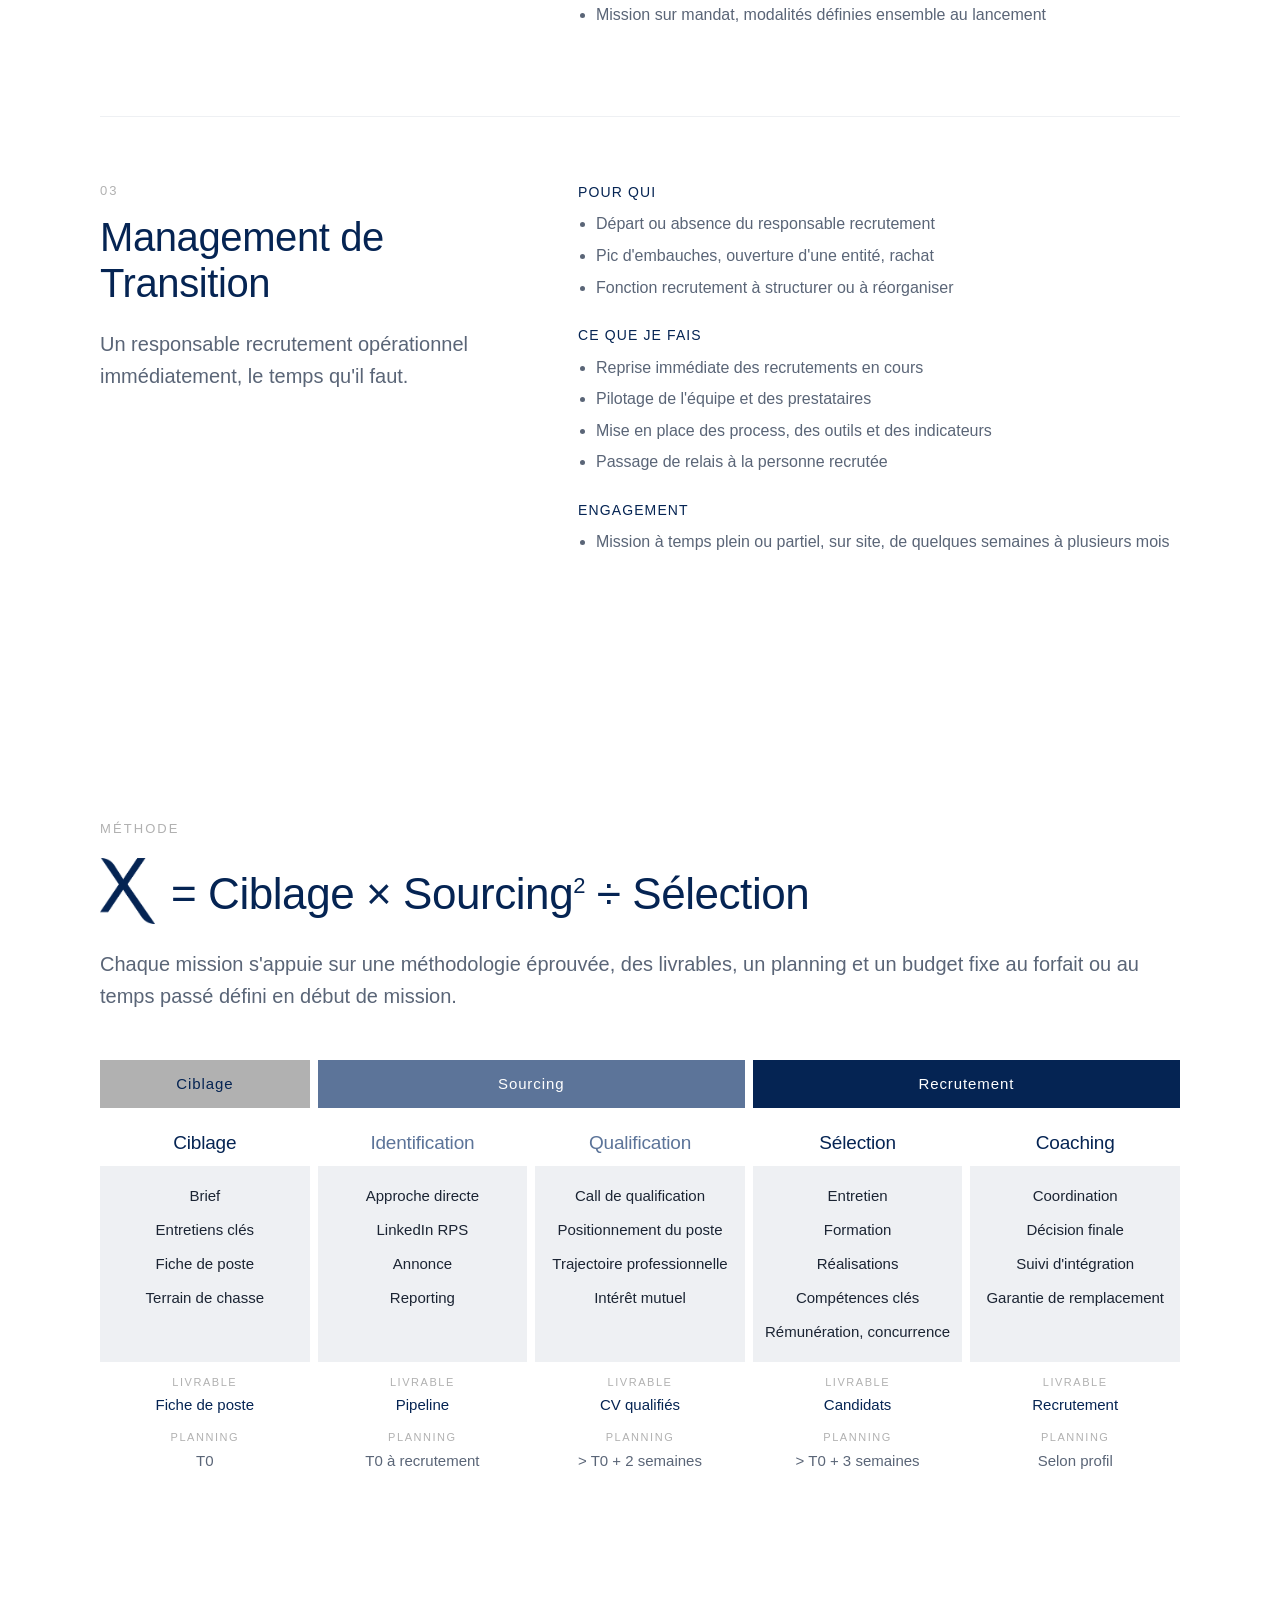
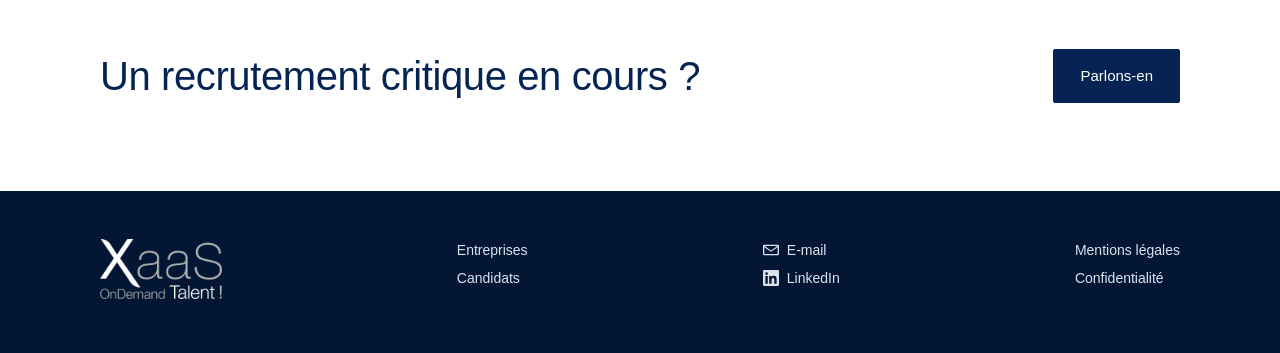
<file: apercu/entreprises.html>
<!DOCTYPE html>
<html lang="fr"><head><meta charset="utf-8"><meta name="robots" content="noindex">
<link rel="canonical" href="https://xaas.fr/entreprises.html">
<meta http-equiv="refresh" content="0; url=/entreprises.html">
<title>XaaS</title></head>
<body><p><a href="/entreprises.html">xaas.fr</a></p></body></html>
</file>
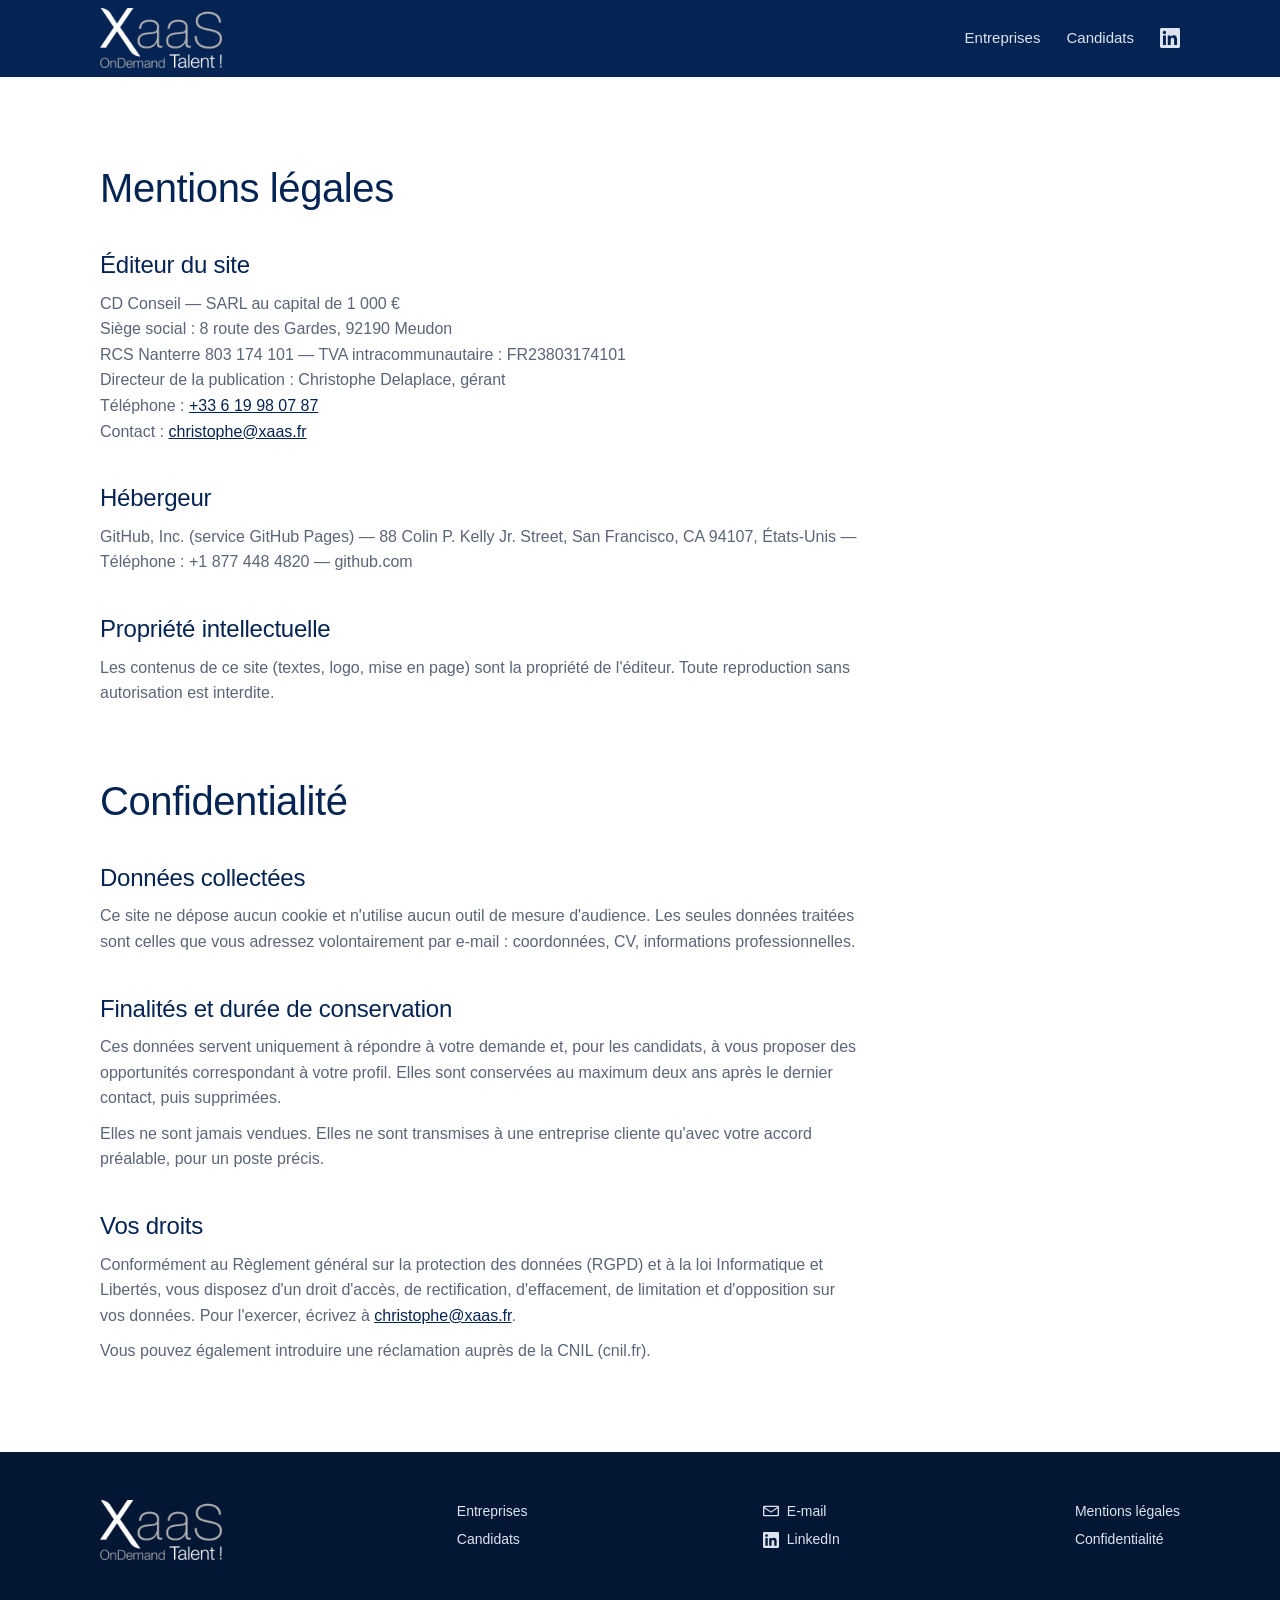
<file: apercu/mentions-legales.html>
<!DOCTYPE html>
<html lang="fr"><head><meta charset="utf-8"><meta name="robots" content="noindex">
<link rel="canonical" href="https://xaas.fr/mentions-legales.html">
<meta http-equiv="refresh" content="0; url=/mentions-legales.html">
<title>XaaS</title></head>
<body><p><a href="/mentions-legales.html">xaas.fr</a></p></body></html>
</file>
<file: css/style.css>
/* XaaS — feuille de style unique */
:root{
  --navy:#052453;
  --navy-2:#0B3474;
  --gray:#B1B1B1;
  --gray-l:#EEF0F3;
  --ink:#1B2433;
  --muted:#5A6577;
  --white:#FFFFFF;
  --font:"Helvetica Neue",Helvetica,Arial,system-ui,sans-serif;
  --max:1120px;
}
*{box-sizing:border-box}
html{scroll-behavior:smooth}
body{margin:0;font-family:var(--font);font-weight:300;color:var(--ink);background:var(--white);line-height:1.6;-webkit-font-smoothing:antialiased}
img{max-width:100%;display:block}
a{color:var(--navy)}
h1,h2,h3{font-weight:300;color:var(--navy);line-height:1.15;letter-spacing:-.01em;margin:0}
h1{font-size:clamp(38px,6vw,68px)}
h2{font-size:clamp(28px,3.6vw,40px)}
h3{font-size:22px;font-weight:400}
p{margin:0}
strong{font-weight:500}
.wrap{max-width:var(--max);margin:0 auto;padding:0 20px}
.section{padding:88px 0}
.section.alt{background:var(--gray-l)}
.section.dark{background:var(--navy);color:#DCE3EE}
.section.dark h2,.section.dark h3{color:var(--white)}
.eyebrow{font-size:13px;letter-spacing:.16em;text-transform:uppercase;color:var(--gray);font-weight:400;margin-bottom:18px}
.lead{font-size:20px;color:var(--muted);max-width:640px;margin-top:22px}
.dark .lead{color:#C6D0DF}

/* En-tête */
.top{position:sticky;top:0;z-index:10;background:var(--navy);border-bottom:1px solid transparent;transition:background .3s,border-color .3s}
.top .wrap{display:flex;align-items:center;justify-content:space-between;gap:16px;min-height:76px;flex-wrap:wrap}
.logo{text-decoration:none;display:inline-flex;flex-direction:column;line-height:1}
.logo b{font-weight:300;font-size:32px;color:var(--navy);letter-spacing:-.02em}
.logo i{font-style:normal;font-size:12px;letter-spacing:.06em;color:var(--gray);margin-top:4px}
.nav{display:flex;align-items:center;flex-wrap:wrap;gap:4px 26px;font-size:15px}
.nav a{text-decoration:none;color:var(--ink);padding:10px 0}
.nav a[aria-current="page"]{color:var(--navy);border-bottom:1px solid var(--navy)}

/* Boutons */
.btn{display:inline-block;text-decoration:none;font-size:15px;font-weight:400;padding:14px 26px;border:1px solid var(--navy);background:var(--navy);color:var(--white);border-radius:2px;transition:background .2s}
.btn:hover{background:var(--navy-2);color:var(--white)}
.btn.ghost{background:transparent;color:var(--navy)}
.btn.ghost:hover{background:var(--navy);color:var(--white)}
.dark .btn{background:var(--white);color:var(--navy);border-color:var(--white)}
.dark .btn.ghost{background:transparent;color:var(--white)}
.nav .btn{padding:10px 18px;color:var(--white)}
.actions{display:flex;flex-wrap:wrap;gap:12px;margin-top:34px}

/* Héros */
.hero{padding:120px 0 96px;border-bottom:1px solid var(--gray-l)}
.hero h1 span{color:var(--gray)}
.rule{width:64px;height:1px;background:var(--gray);margin:28px 0 0}

/* Portes */
.doors{display:grid;grid-template-columns:repeat(auto-fit,minmax(280px,1fr));gap:1px;background:var(--gray-l);border:1px solid var(--gray-l)}
.door{background:var(--white);padding:44px 36px;text-decoration:none;color:var(--ink);display:flex;flex-direction:column;gap:14px;transition:background .2s}
.door:hover{background:#F7F8FA}
.door .k{font-size:13px;letter-spacing:.16em;text-transform:uppercase;color:var(--gray)}
.door h3{font-size:28px;font-weight:300}
.door .go{margin-top:auto;color:var(--navy);font-weight:400}

/* Cartes offres */
.grid3{display:grid;grid-template-columns:repeat(auto-fit,minmax(280px,1fr));gap:24px;margin-top:48px}
.card{background:var(--white);border-top:2px solid var(--navy);padding:32px 28px;display:flex;flex-direction:column;gap:14px}
.card .num{font-size:13px;color:var(--gray);letter-spacing:.12em}
.card p{color:var(--muted)}
.card ul{margin:4px 0 0;padding-left:18px;color:var(--muted)}
.card li{margin:6px 0}

/* Offres détaillées */
.offer{display:grid;grid-template-columns:1fr 1.4fr;gap:48px;padding:64px 0;border-top:1px solid var(--gray-l)}
.offer:first-of-type{border-top:0}
.offer .tag{font-size:13px;letter-spacing:.16em;text-transform:uppercase;color:var(--gray);margin-bottom:12px}
.offer h4{font-size:14px;font-weight:500;letter-spacing:.08em;text-transform:uppercase;color:var(--navy);margin:0 0 8px}
.offer ul{margin:0 0 24px;padding-left:18px;color:var(--muted)}
.offer li{margin:6px 0}

/* Étapes */
.steps{display:grid;grid-template-columns:repeat(auto-fit,minmax(220px,1fr));gap:32px;margin-top:48px;counter-reset:s}
.step{border-left:1px solid var(--gray);padding-left:20px}
.step::before{counter-increment:s;content:"0" counter(s);display:block;font-size:13px;color:var(--gray);letter-spacing:.12em;margin-bottom:10px}
.step h3{font-size:20px;margin-bottom:8px}
.step p{color:var(--muted)}
.dark .step p{color:#C6D0DF}

/* Postes */
.jobs{margin-top:40px;border-top:1px solid var(--gray)}
.job{display:flex;flex-wrap:wrap;justify-content:space-between;align-items:center;gap:12px 24px;padding:24px 0;border-bottom:1px solid var(--gray)}
.job h3{font-size:20px}
.job p{color:var(--muted);font-size:15px;margin-top:4px}
.empty{padding:28px 0;color:var(--muted)}

/* Bandeau bleu + logo blanc en haut ; blanc + logo couleur au défilement */
.logo img{display:block;height:60px;width:auto}
.top{transition:background .3s,border-color .3s}
.top .nav a{color:#DCE3EE}
.top .nav a:hover{color:var(--white)}
.top .nav a[aria-current="page"]{color:var(--white);border-bottom-color:var(--white)}
.top .logo-couleur{display:none}
.top.scrolled{background:rgba(255,255,255,.97);border-bottom-color:var(--gray-l)}
.top.scrolled .logo-blanc{display:none}
.top.scrolled .logo-couleur{display:block}
.top.scrolled .nav a{color:var(--ink)}
.top.scrolled .nav a:hover{color:var(--navy)}
.top.scrolled .nav a[aria-current="page"]{color:var(--navy);border-bottom-color:var(--navy)}
.top .nav .btn{background:var(--white);color:var(--navy);border-color:var(--white)}
.top .nav .btn:hover{background:#DCE3EE;color:var(--navy)}
.top.scrolled .nav .btn{background:var(--navy);color:var(--white);border-color:var(--navy)}
.top.scrolled .nav .btn:hover{background:var(--navy-2);color:var(--white)}
@media (max-width:760px){
  .top .wrap{min-height:60px;flex-wrap:nowrap;gap:10px;padding:0 16px}
  .logo img{height:34px}
  .top .nav{flex-wrap:nowrap;gap:12px;font-size:13px}
  .top .nav a{white-space:nowrap}
  .top .nav .btn{padding:7px 10px;font-size:13px}
}

.eyebrow.tagline{text-transform:none;letter-spacing:.02em;font-size:22px;color:var(--gray)}

.rature{position:relative;display:inline-block;color:var(--gray)}
.rature svg{position:absolute;left:-3%;top:8%;width:106%;height:88%;overflow:visible;pointer-events:none}
.rature path{fill:none;stroke:#D0312D;stroke-width:5.5;stroke-linecap:round;vector-effect:non-scaling-stroke}

/* Méthode */
.formule{font-size:clamp(28px,4vw,44px);margin-bottom:24px}
.formule b{font-weight:300;font-size:1.5em;line-height:.8}
.formule sup{font-size:.5em}
.methode{display:grid;grid-template-columns:repeat(5,1fr);gap:8px;margin-top:48px;--c-ciblage:#B1B1B1;--c-sourcing:#5C7499;--c-recrutement:var(--navy)}
.m-phase{color:var(--white);text-align:center;font-weight:500;letter-spacing:.06em;padding:12px;font-size:15px}
.m-phase.ciblage{background:var(--c-ciblage);color:var(--navy)}
.m-phase.sourcing{background:var(--c-sourcing);grid-column:span 2}
.m-phase.recrutement{background:var(--c-recrutement);grid-column:span 2}
.m-col{display:flex;flex-direction:column}
.m-col .m-tag{display:none}
.m-col h3{font-size:19px;text-align:center;padding:16px 0 12px}
.m-col.sourcing h3{color:var(--c-sourcing)}
.m-col ul{list-style:none;margin:0;padding:18px 12px;background:var(--gray-l);text-align:center;flex:1;display:flex;flex-direction:column;gap:10px;font-size:15px;color:var(--ink)}
.m-col p{text-align:center;margin:0;padding-top:12px;font-size:15px}
.m-col p span{display:block;font-size:11px;letter-spacing:.14em;text-transform:uppercase;color:var(--gray);margin-bottom:2px}
.m-liv{color:var(--navy);font-weight:500}
.m-plan{color:var(--muted)}
@media (max-width:860px){
  .methode{grid-template-columns:1fr;gap:28px}
  .m-phase{display:none}
  .m-col .m-tag{display:inline-block;align-self:flex-start;font-size:11px;letter-spacing:.14em;text-transform:uppercase;color:var(--white);background:var(--c-recrutement);padding:3px 8px;text-align:left}
  .m-col.ciblage .m-tag{background:var(--c-ciblage);color:var(--navy)}
  .m-col.sourcing .m-tag{background:var(--c-sourcing)}
  .m-col h3,.m-col p,.m-col ul{text-align:left}
  .m-col h3{padding:8px 0}
}

.lead.lead-large{max-width:none}

.formule .x-logo{display:inline-block;height:1.5em;width:auto;vertical-align:-.35em;margin-right:.1em}

/* Pied */
.foot{background:#031634;color:#9FADC2;font-size:14px;padding:48px 0}
.foot .wrap{display:flex;flex-wrap:wrap;justify-content:space-between;gap:24px}
.foot a{color:#DCE3EE;text-decoration:none}
.foot a:hover{text-decoration:underline}
.foot .logo b{color:var(--white);font-size:26px}
.foot ul{list-style:none;margin:0;padding:0;display:flex;flex-direction:column;gap:6px}

/* Texte légal */
.legal h2{font-size:24px;margin:40px 0 12px}
.legal p,.legal li{color:var(--muted);max-width:760px}
.legal p+p{margin-top:10px}

@media (max-width:760px){
  .section{padding:64px 0}
  .hero{padding:72px 0 64px}
  .offer{grid-template-columns:1fr;gap:20px;padding:48px 0}
  .nav{gap:2px 18px;font-size:14px}
  .nav .btn{padding:8px 12px;font-size:14px}
}

/* Ajouts v2 */
.badge{display:inline-block;font-size:11px;letter-spacing:.14em;text-transform:uppercase;background:var(--navy);color:var(--white);padding:3px 8px;border-radius:2px;vertical-align:middle;margin-left:8px}
.stats{display:grid;grid-template-columns:repeat(auto-fit,minmax(200px,1fr));gap:32px;margin-top:48px}
.stat b{display:block;font-size:48px;font-weight:300;color:var(--white);line-height:1}
.stat span{display:block;margin-top:10px;color:#C6D0DF}
.refs{display:grid;grid-template-columns:repeat(auto-fit,minmax(300px,1fr));gap:24px;margin-top:56px}
.ref{border-left:1px solid #5A6F92;padding-left:20px;color:#DCE3EE}
.ref p+p{margin-top:8px;color:#C6D0DF}
.who{display:grid;grid-template-columns:repeat(auto-fit,minmax(240px,1fr));gap:24px;margin-top:40px}
.who div{border-top:1px solid var(--gray);padding-top:16px}
.who p{color:var(--muted);margin-top:6px}
.cta{display:flex;flex-wrap:wrap;align-items:center;justify-content:space-between;gap:24px}
.cta .tagline{margin:14px 0 0}
.top .logo{flex-shrink:0}
@media (max-width:350px){
  .top .wrap{padding:0 10px;gap:6px}
  .logo img{height:28px}
  .top .nav{gap:8px;font-size:12px}
  .top .nav .btn{padding:6px 8px;font-size:12px}
}
/* LinkedIn */
.top .nav a.li{display:inline-flex;align-items:center;padding:6px 0;border:0}
.top .nav a.li svg{display:block}
.li-foot{display:inline-flex;align-items:center;gap:8px}
.li-foot svg{display:block}
@media (max-width:760px){.top .nav a.li svg{width:18px;height:18px}}
@media (max-width:380px){
  .top .wrap{padding:0 12px;gap:6px}
  .logo img{height:30px}
  .top .nav{gap:9px}
  .top .nav .btn{padding:6px 8px}
}
@media (max-width:340px){
  .logo img{height:24px}
  .top .nav{gap:7px;font-size:11.5px}
  .top .nav .btn{padding:5px 6px;font-size:11.5px}
  .top .nav a.li svg{width:16px;height:16px}
}
/* Pied : bouton contact + LinkedIn */
.foot-cta{display:flex;flex-direction:column;align-items:flex-start;gap:6px}
.foot .foot-cta .btn{background:var(--white);color:var(--navy);border-color:var(--white);text-decoration:none}
.foot .foot-cta .btn:hover{background:#DCE3EE;text-decoration:none}

/* Mobile allégé (26/11) : moins de hauteur, pas de répétitions */
@media (max-width:760px){
  .section{padding:44px 0}
  .hero{padding:44px 0 40px}
  h1{font-size:34px}
  h2{font-size:26px}
  .lead{font-size:17px;margin-top:14px}
  .eyebrow.tagline{font-size:19px;margin-bottom:12px}
  .rule{display:none}
  .actions{margin-top:24px}
  /* Accueil : cartes offres sans les puces (le détail est sur Entreprises) */
  .grid3{margin-top:24px;gap:0}
  .card{padding:20px 0;gap:6px;border-top:1px solid #D5DAE2}
  .card:first-child{border-top:2px solid var(--navy)}
  .card h3{font-size:20px}
  .card ul{display:none}
  .refs{margin-top:28px;gap:20px}
  .door{padding:24px 22px;gap:8px}
  .door h3{font-size:22px}
  /* Entreprises : offres plus serrées */
  .offer{padding:32px 0;gap:12px}
  .offer h4{font-size:12px;margin:0 0 4px}
  .offer ul{margin:0 0 16px;font-size:15px}
  .offer li{margin:3px 0}
  /* Méthode : une ligne par étape */
  .formule{font-size:28px;margin-bottom:12px}
  .methode{gap:0;margin-top:24px}
  .m-col{display:block;padding:16px 0;border-top:1px solid #D5DAE2}
  .m-col h3{padding:6px 0 2px;font-size:19px}
  .m-col ul{flex-direction:row;flex-wrap:wrap;gap:0;background:none;padding:0 0 6px;font-size:15px;color:var(--muted)}
  .m-col li:not(:last-child)::after{content:" · ";white-space:pre}
  .m-col p{display:inline-block;padding-top:0;margin-right:22px;font-size:14px}
  .m-col p span{display:inline;margin-right:6px}
  .steps{margin-top:28px;gap:24px}
}

/* Version une page (aperçu) : moins de vide sur ordinateur */
.one .hero{padding:80px 0 64px}
.one .section{padding:64px 0}
.one #offres .offer:first-of-type{margin-top:24px}
.one .h-cand{font-size:clamp(30px,4.4vw,52px)}
.one .h-cand>span{color:var(--gray)}
.one #candidats .steps .step p{color:var(--muted)}
.one .rgpd{margin-top:24px;font-size:14px;color:var(--muted)}
.one .offer{padding:48px 0}
.one [id]{scroll-margin-top:80px}
@media (max-width:760px){
  .one .hero{padding:44px 0 40px}
  .one .section{padding:44px 0}
  .one .offer{padding:32px 0}
  .one [id]{scroll-margin-top:64px}
}
@media (min-width:961px){.steps{grid-template-columns:repeat(4,1fr)}}
/* Accueil enrichi : moins de vide sur ordinateur */
.home .hero{padding:80px 0 64px}
.home .section{padding:64px 0}
.home .h-cand{font-size:clamp(30px,4.4vw,52px)}
.home .h-cand>span{color:var(--gray)}
.home #candidats .step p{color:var(--muted)}
.home #methode .actions{margin-top:32px}
@media (max-width:760px){.home .hero{padding:44px 0 40px}.home .section{padding:44px 0}}
</file>
